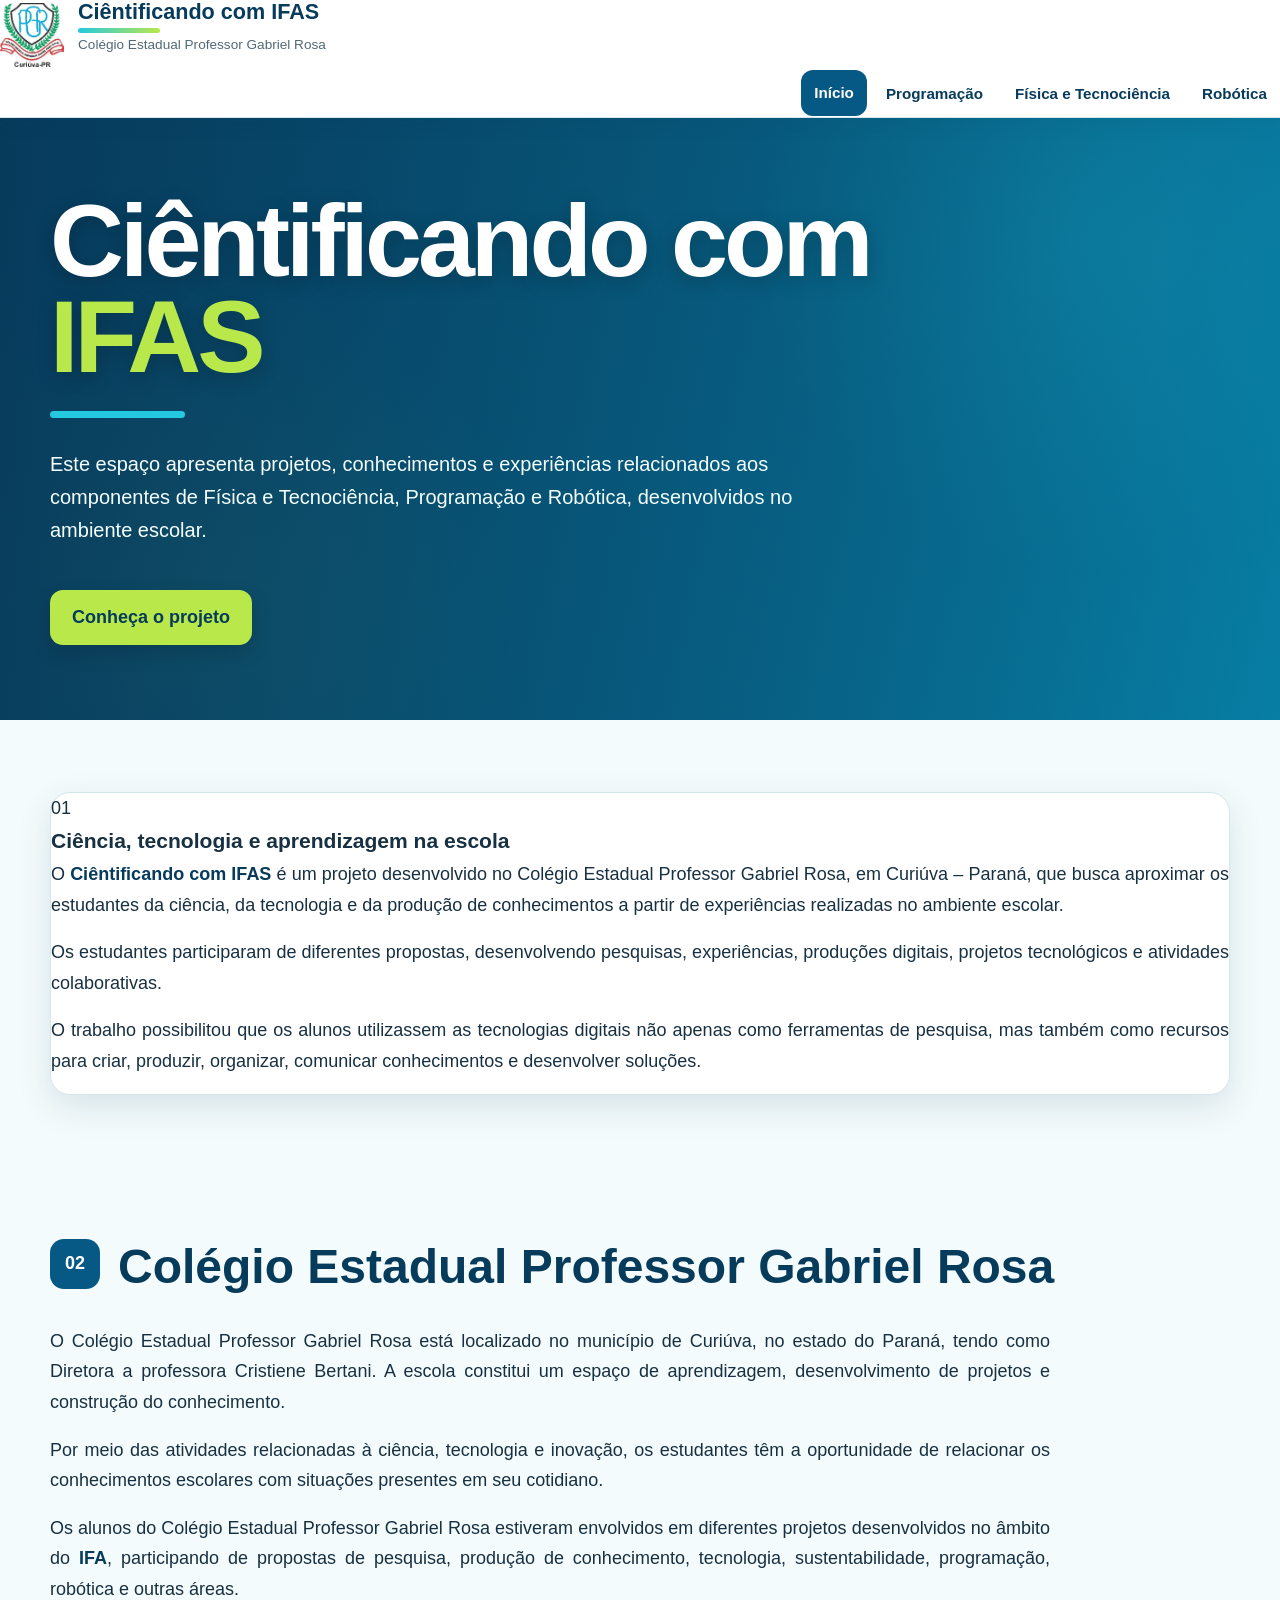
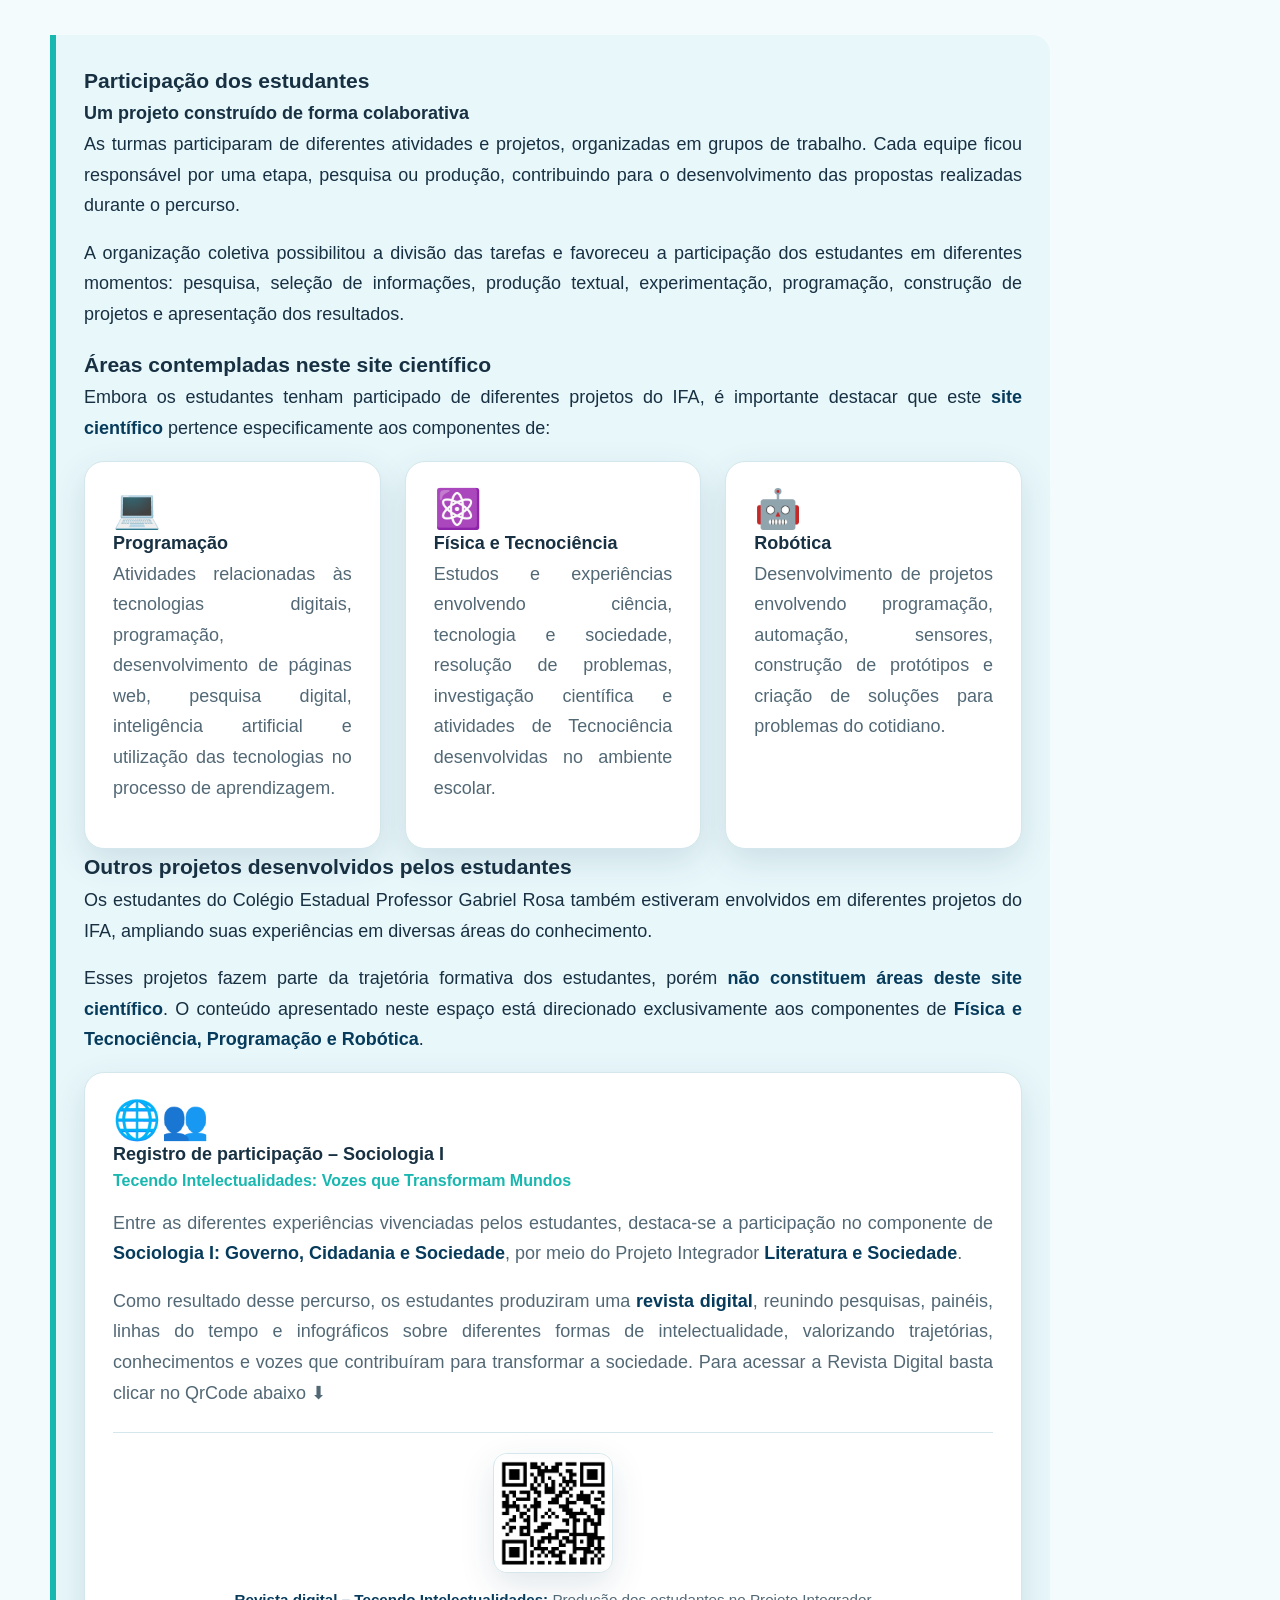
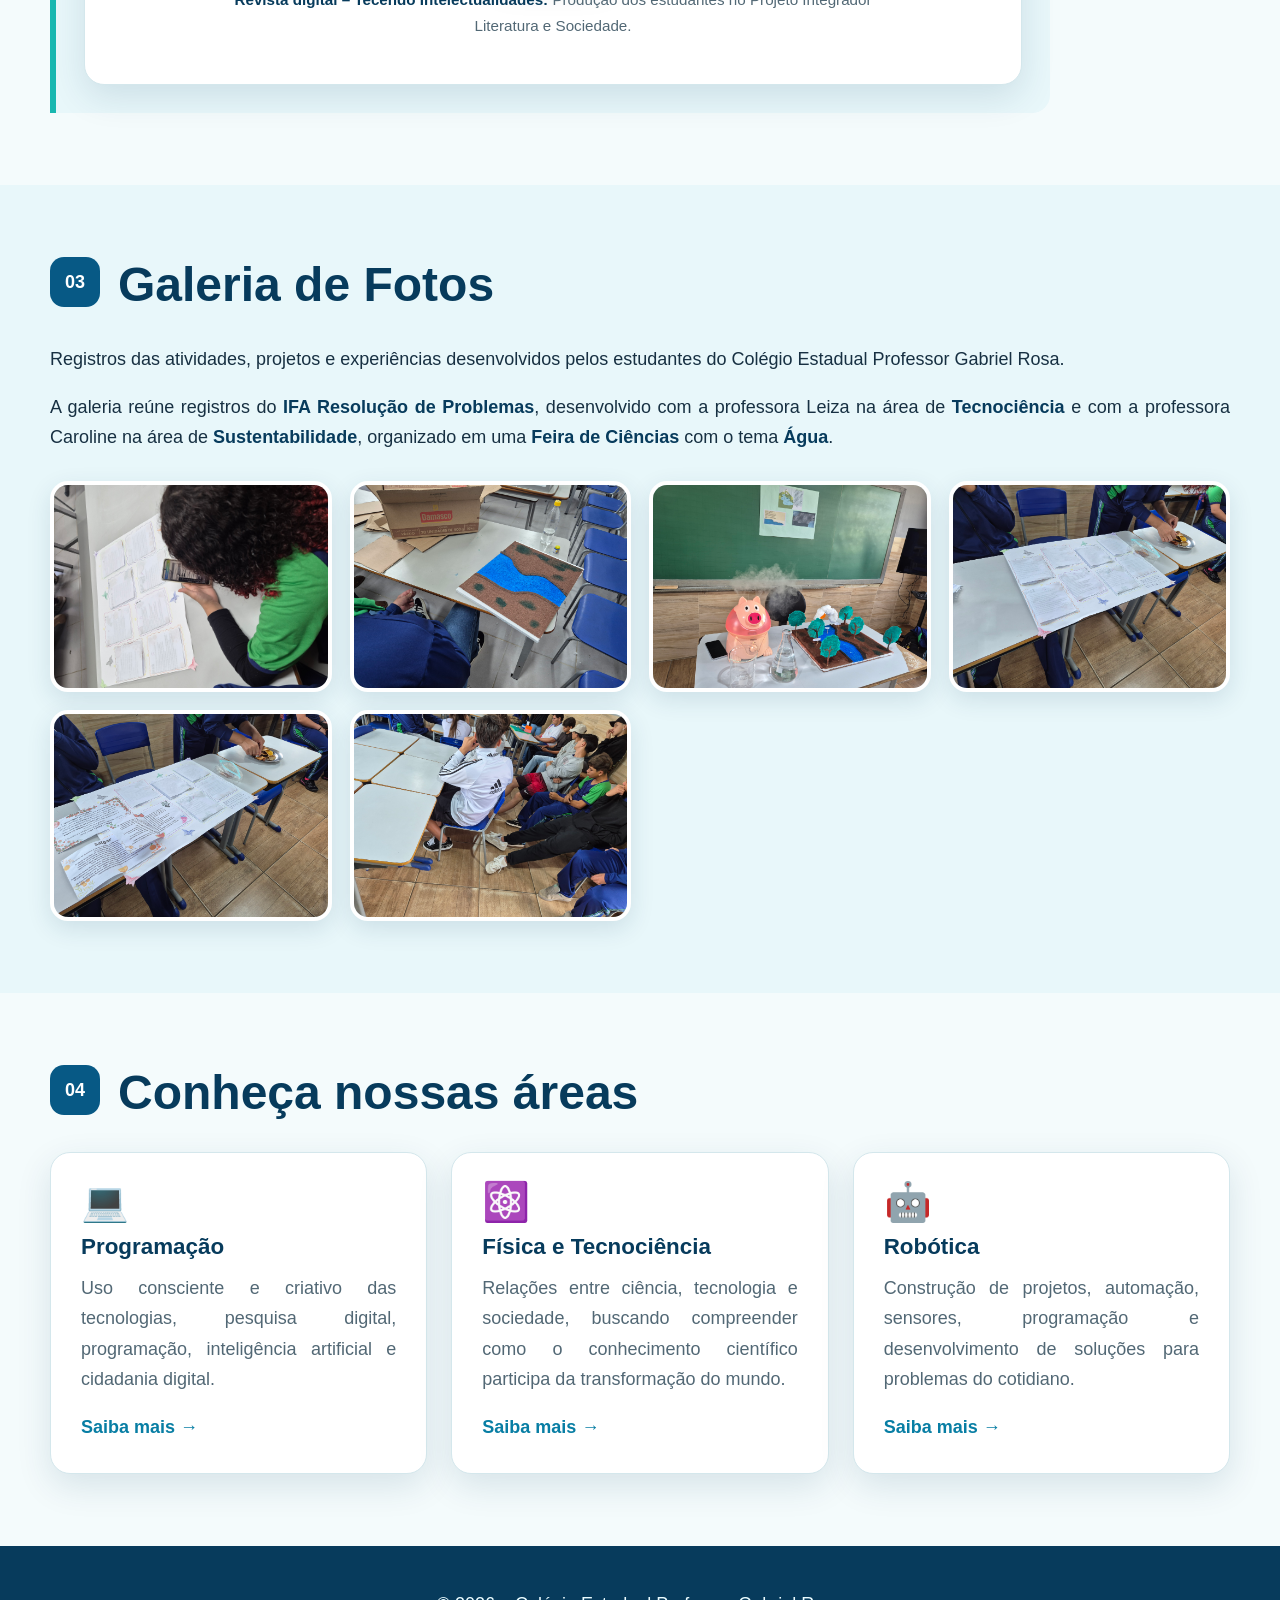
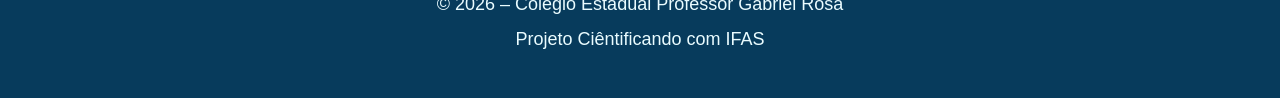
<file: index.html>
<!DOCTYPE html>
<html lang="pt-BR">

<head>

    <meta charset="UTF-8">

    <meta name="viewport" content="width=device-width, initial-scale=1.0">

    <meta name="description"
        content="Ciêntificando com IFAS - Projeto científico do Colégio Estadual Professor Gabriel Rosa, envolvendo Física e Tecnociência, Programação e Robótica.">

    <title>
        Site científico| Colégio Estadual Professor Gabriel Rosa
    </title>

    <link rel="stylesheet" href="style.css">

</head>


<body>

<div class="site-shell">


    <!-- =====================================================
         CABEÇALHO
         ===================================================== -->

    <header class="cabecalho">

        <div class="logo">

            <img src="img/slogan.png.jpg"
                 alt="Logo do projeto Ciêntificando com IFAS">

            <div class="logo-texto">

                <h1>
                    Ciêntificando com IFAS
                </h1>

                <span class="linha-destaque"></span>

                <p>
                    Colégio Estadual Professor Gabriel Rosa
                </p>

            </div>

        </div>


        <!-- MENU MOBILE -->

        <button class="botao-menu"
                id="botaoMenu"
                aria-label="Abrir menu"
                aria-expanded="false">

            ☰

        </button>


        <!-- MENU PRINCIPAL -->

        <nav class="menu"
             id="menuPrincipal"
             aria-label="Menu principal">

            <a href="index.html" class="ativo">
                Início
            </a>

            <a href="educacaodigital.html">
                Programação
            </a>

            <a href="tecnociencia.html">
                Física e Tecnociência
            </a>

            <a href="robotica.html">
                Robótica
            </a>

        </nav>

    </header>



    <!-- =====================================================
         CONTEÚDO PRINCIPAL
         ===================================================== -->

    <main>


        <!-- =================================================
             01 - APRESENTAÇÃO
             ================================================= -->

        <section class="hero">

            <div class="hero-conteudo">

                <h2 class="titulo-principal">

                    Ciêntificando com
                    <br>

                    <span>
                        IFAS
                    </span>

                </h2>


                <p>

                    Este espaço apresenta projetos, conhecimentos e
                    experiências relacionados aos componentes de
                    Física e Tecnociência, Programação e Robótica</strong>,
                    desenvolvidos no ambiente escolar.

                </p>


                <a href="#sobre" class="botao">
                    Conheça o projeto
                </a>

            </div>

        </section>



        <!-- =================================================
             02 - DESTAQUE
             ================================================= -->

        <section class="secao destaque">

            <div class="info-card">

                <div class="info-numero">
                    01
                </div>


                <div>

                    <h3>
                        Ciência, tecnologia e aprendizagem na escola
                    </h3>


                    <p>

                        O <strong>Ciêntificando com IFAS</strong> é um projeto
                        desenvolvido no Colégio Estadual Professor Gabriel Rosa,
                        em Curiúva – Paraná, que busca aproximar os estudantes
                        da ciência, da tecnologia e da produção de conhecimentos
                        a partir de experiências realizadas no ambiente escolar.

                    </p>


                    <p>

                        Os estudantes participaram de diferentes propostas,
                        desenvolvendo pesquisas, experiências, produções digitais,
                        projetos tecnológicos e atividades colaborativas.

                    </p>


                    <p>

                        O trabalho possibilitou que os alunos utilizassem as
                        tecnologias digitais não apenas como ferramentas de
                        pesquisa, mas também como recursos para criar, produzir,
                        organizar, comunicar conhecimentos e desenvolver soluções.

                    </p>

                </div>

            </div>

        </section>



        <!-- =================================================
             03 - SOBRE A ESCOLA
             ================================================= -->

        <section class="secao" id="sobre">


            <div class="titulo-secao">

                <span>
                    02
                </span>

                <h2>
                    Colégio Estadual Professor Gabriel Rosa
                </h2>

            </div>


            <div class="sobre-texto">


                <p>

                    O Colégio Estadual Professor Gabriel Rosa está localizado
                    no município de Curiúva, no estado do Paraná, tendo como
                    Diretora a professora Cristiene Bertani.

                    A escola constitui um espaço de aprendizagem,
                    desenvolvimento de projetos e construção do conhecimento.

                </p>


                <p>

                    Por meio das atividades relacionadas à ciência, tecnologia
                    e inovação, os estudantes têm a oportunidade de relacionar
                    os conhecimentos escolares com situações presentes em
                    seu cotidiano.

                </p>


                <p>

                    Os alunos do Colégio Estadual Professor Gabriel Rosa
                    estiveram envolvidos em diferentes projetos desenvolvidos
                    no âmbito do <strong>IFA</strong>, participando de propostas
                    de pesquisa, produção de conhecimento, tecnologia,
                    sustentabilidade, programação, robótica e outras áreas.

                </p>


                <!-- =================================================
                     PARTICIPAÇÃO DAS TURMAS
                     ================================================= -->

                <div class="participacao">


                    <h3>
                        Participação dos estudantes
                    </h3>


                    <h4>
                        Um projeto construído de forma colaborativa
                    </h4>


                    <p>

                        As turmas participaram de diferentes atividades e
                        projetos, organizadas em grupos de trabalho.

                        Cada equipe ficou responsável por uma etapa,
                        pesquisa ou produção, contribuindo para o desenvolvimento
                        das propostas realizadas durante o percurso.

                    </p>


                    <p>

                        A organização coletiva possibilitou a divisão das tarefas
                        e favoreceu a participação dos estudantes em diferentes
                        momentos: pesquisa, seleção de informações, produção
                        textual, experimentação, programação, construção de
                        projetos e apresentação dos resultados.

                    </p>


                    <!-- =================================================
                         ÁREAS OFICIAIS DO SITE
                         ================================================= -->

                    <h3>
                        Áreas contempladas neste site científico
                    </h3>


                    <p>

                        Embora os estudantes tenham participado de diferentes
                        projetos do IFA, é importante destacar que este
                        <strong>site científico</strong> pertence especificamente
                        aos componentes de:

                    </p>


                    <div class="areas-grupos">


                        <!-- =================================================
                             PROGRAMAÇÃO
                             ================================================= -->

                        <article class="area-grupo">


                            <div class="area-icone">
                                💻
                            </div>


                            <div>

                                <h4>
                                    Programação
                                </h4>


                                <p>

                                    Atividades relacionadas às tecnologias
                                    digitais, programação, desenvolvimento de
                                    páginas web, pesquisa digital, inteligência
                                    artificial e utilização das tecnologias
                                    no processo de aprendizagem.

                                </p>

                            </div>

                        </article>



                        <!-- =================================================
                             FÍSICA E TECNOCIÊNCIA
                             ================================================= -->

                        <article class="area-grupo">


                            <div class="area-icone">
                                ⚛️
                            </div>


                            <div>

                                <h4>
                                    Física e Tecnociência
                                </h4>


                                <p>

                                    Estudos e experiências envolvendo ciência,
                                    tecnologia e sociedade, resolução de
                                    problemas, investigação científica e
                                    atividades de Tecnociência desenvolvidas
                                    no ambiente escolar.

                                </p>

                            </div>

                        </article>



                        <!-- =================================================
                             ROBÓTICA
                             ================================================= -->

                        <article class="area-grupo">


                            <div class="area-icone">
                                🤖
                            </div>


                            <div>

                                <h4>
                                    Robótica
                                </h4>


                                <p>

                                    Desenvolvimento de projetos envolvendo
                                    programação, automação, sensores,
                                    construção de protótipos e criação de
                                    soluções para problemas do cotidiano.

                                </p>

                            </div>

                        </article>


                    </div>


                    <!-- =================================================
                         OBSERVAÇÃO SOBRE OUTROS PROJETOS
                         ================================================= -->

                    <div class="info-projetos">

                        <h3>
                            Outros projetos desenvolvidos pelos estudantes
                        </h3>


                        <p>

                            Os estudantes do Colégio Estadual Professor
                            Gabriel Rosa também estiveram envolvidos em
                            diferentes projetos do IFA, ampliando suas
                            experiências em diversas áreas do conhecimento.

                        </p>


                        <p>

                            Esses projetos fazem parte da trajetória formativa
                            dos estudantes, porém <strong>não constituem áreas
                            deste site científico</strong>. O conteúdo apresentado
                            neste espaço está direcionado exclusivamente aos
                            componentes de <strong>Física e Tecnociência,
                            Programação e Robótica</strong>.

                        </p>

                    </div>



                    <!-- =================================================
                         SOCIOLOGIA I
                         REGISTRO DA REVISTA DIGITAL
                         ================================================= -->

                    <article class="area-grupo area-sociologia">


                        <div class="area-icone"
                             aria-hidden="true">

                            🌐👥

                        </div>


                        <div class="area-grupo-conteudo">


                            <h4>
                                Registro de participação – Sociologia I
                            </h4>


                            <h5>
                                Tecendo Intelectualidades:
                                Vozes que Transformam Mundos
                            </h5>


                            <p>

                                Entre as diferentes experiências vivenciadas
                                pelos estudantes, destaca-se a participação
                                no componente de
                                <strong>Sociologia I: Governo, Cidadania e
                                Sociedade</strong>, por meio do Projeto Integrador
                                <strong>Literatura e Sociedade</strong>.

                            </p>


                            <p>

                                Como resultado desse percurso, os estudantes
                                produziram uma <strong>revista digital</strong>,
                                reunindo pesquisas, painéis, linhas do tempo e
                                infográficos sobre diferentes formas de
                                intelectualidade, valorizando trajetórias,
                                conhecimentos e vozes que contribuíram para
                                transformar a sociedade. 
                                Para acessar a Revista Digital basta clicar no QrCode abaixo ⬇

                            </p>


                            <!-- REVISTA -->

                            <div class="revista-digital">


                                <img src="img/qrcode.png"
                                     alt="Revista digital Tecendo Intelectualidades: Vozes que Transformam Mundos">


                                <p class="legenda-revista">

                                    <strong>
                                        Revista digital –
                                        Tecendo Intelectualidades:
                                    </strong>

                                    Produção dos estudantes no Projeto
                                    Integrador Literatura e Sociedade.

                                </p>


                            </div>



                        </div>

                    </article>


                </div>

            </div>

        </section>



     <section class="secao secao-azul galeria">

    <div class="titulo-secao">
        <span>03</span>

        <h2>Galeria de Fotos</h2>
    </div>

    <div class="descricao-galeria">
        <p>
            Registros das atividades, projetos e experiências
            desenvolvidos pelos estudantes do Colégio Estadual
            Professor Gabriel Rosa.
        </p>

        <p>
             A galeria reúne registros do
                        <strong>IFA Resolução de Problemas</strong>,
                        desenvolvido com a professora Leiza na área de
                        <strong>Tecnociência</strong> e com a
                        professora Caroline na área de
                        <strong>Sustentabilidade</strong>, organizado em uma
                        <strong>Feira de Ciências</strong> com o tema
                        <strong>Água</strong>.
        </p>
    </div>

    <div class="galeria-grid">

        <figure class="foto-item">
            <img src="img/20260817_081041.jpg"
                 alt="Estudantes participando de atividade científica">
            <figcaption>
                Atividade científica e trabalho em equipe
            </figcaption>
        </figure>

        <figure class="foto-item">
            <img src="img/20260817_081111.jpg"
                 alt="Estudantes durante atividade do projeto">
            <figcaption>
                Participação dos estudantes no projeto
            </figcaption>
        </figure>

        <figure class="foto-item">
            <img src="img/20260820_080458.jpg"
                 alt="Registro da Feira de Ciências">
            <figcaption>
                Feira de Ciências
            </figcaption>
        </figure>

        <figure class="foto-item">
            <img src="img/20260820_080503.jpg"
                 alt="Estudantes apresentando projeto">
            <figcaption>
                Apresentação dos projetos
            </figcaption>
        </figure>

        <figure class="foto-item">
            <img src="img/20260820_080512.jpg"
                 alt="Atividade prática desenvolvida pelos estudantes">
            <figcaption>
                Atividade prática e investigação
            </figcaption>
        </figure>

        <figure class="foto-item">
            <img src="img/20260820_081515.jpg"
                 alt="Registro dos estudantes durante o projeto">
            <figcaption>
                Experiências e aprendizagem
            </figcaption>
        </figure>

    </div>

   <!--<div class="foto-legenda">
        <h3>Ciêntificando com IFAS</h3>
        <p>
            
        </p>
    </div>-->

</section>



        <!-- =================================================
             05 - ÁREAS DO PROJETO
             ================================================= -->

        <section class="secao">


            <div class="titulo-secao">


                <span>
                    04
                </span>


                <h2>
                    Conheça nossas áreas
                </h2>

            </div>



            <div class="cards">


                <!-- =================================================
                     PROGRAMAÇÃO
                     ================================================= -->

                <article>


                    <div class="card-icone">
                        💻
                    </div>


                    <h3>
                        Programação
                    </h3>


                    <p>

                        Uso consciente e criativo das tecnologias,
                        pesquisa digital, programação, inteligência
                        artificial e cidadania digital.

                    </p>


                    <a href="educacaodigital.html">
                        Saiba mais →
                    </a>

                </article>



                <!-- =================================================
                     FÍSICA E TECNOCIÊNCIA
                     ================================================= -->

                <article>


                    <div class="card-icone">
                        ⚛️
                    </div>


                    <h3>
                        Física e Tecnociência
                    </h3>


                    <p>

                        Relações entre ciência, tecnologia e sociedade,
                        buscando compreender como o conhecimento científico
                        participa da transformação do mundo.

                    </p>


                    <a href="tecnociencia.html">
                        Saiba mais →
                    </a>

                </article>



                <!-- =================================================
                     ROBÓTICA
                     ================================================= -->

                <article>


                    <div class="card-icone">
                        🤖
                    </div>


                    <h3>
                        Robótica
                    </h3>


                    <p>

                        Construção de projetos, automação, sensores,
                        programação e desenvolvimento de soluções
                        para problemas do cotidiano.

                    </p>


                    <a href="robotica.html">
                        Saiba mais →
                    </a>

                </article>


            </div>

        </section>


    </main>



    <!-- =====================================================
         RODAPÉ
         ===================================================== -->

    <footer class="rodape">


        <p>
            © 2026 – Colégio Estadual Professor Gabriel Rosa
        </p>


        <p>
            Projeto Ciêntificando com IFAS
        </p>


    </footer>


</div>



<!-- =====================================================
     JAVASCRIPT
     ===================================================== -->

<script src="script.js"></script>

</body>

</html>
</file>
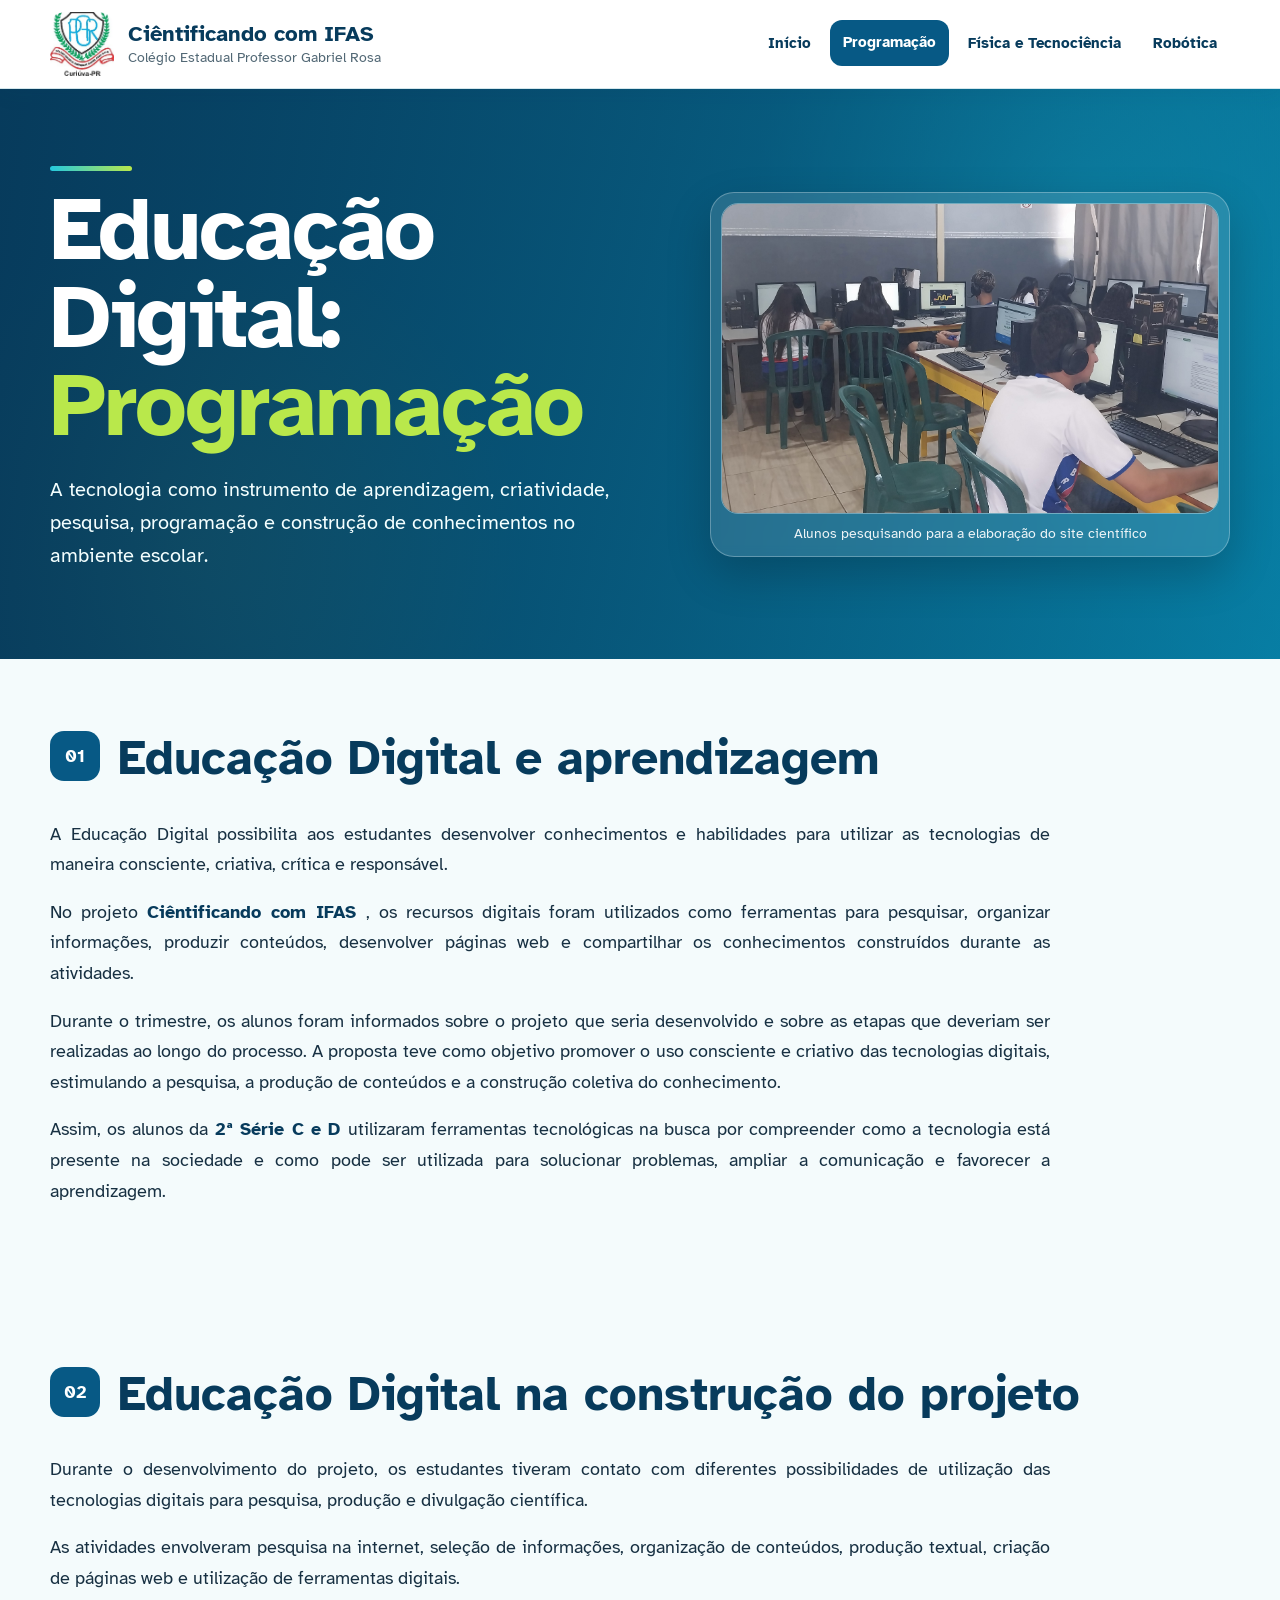
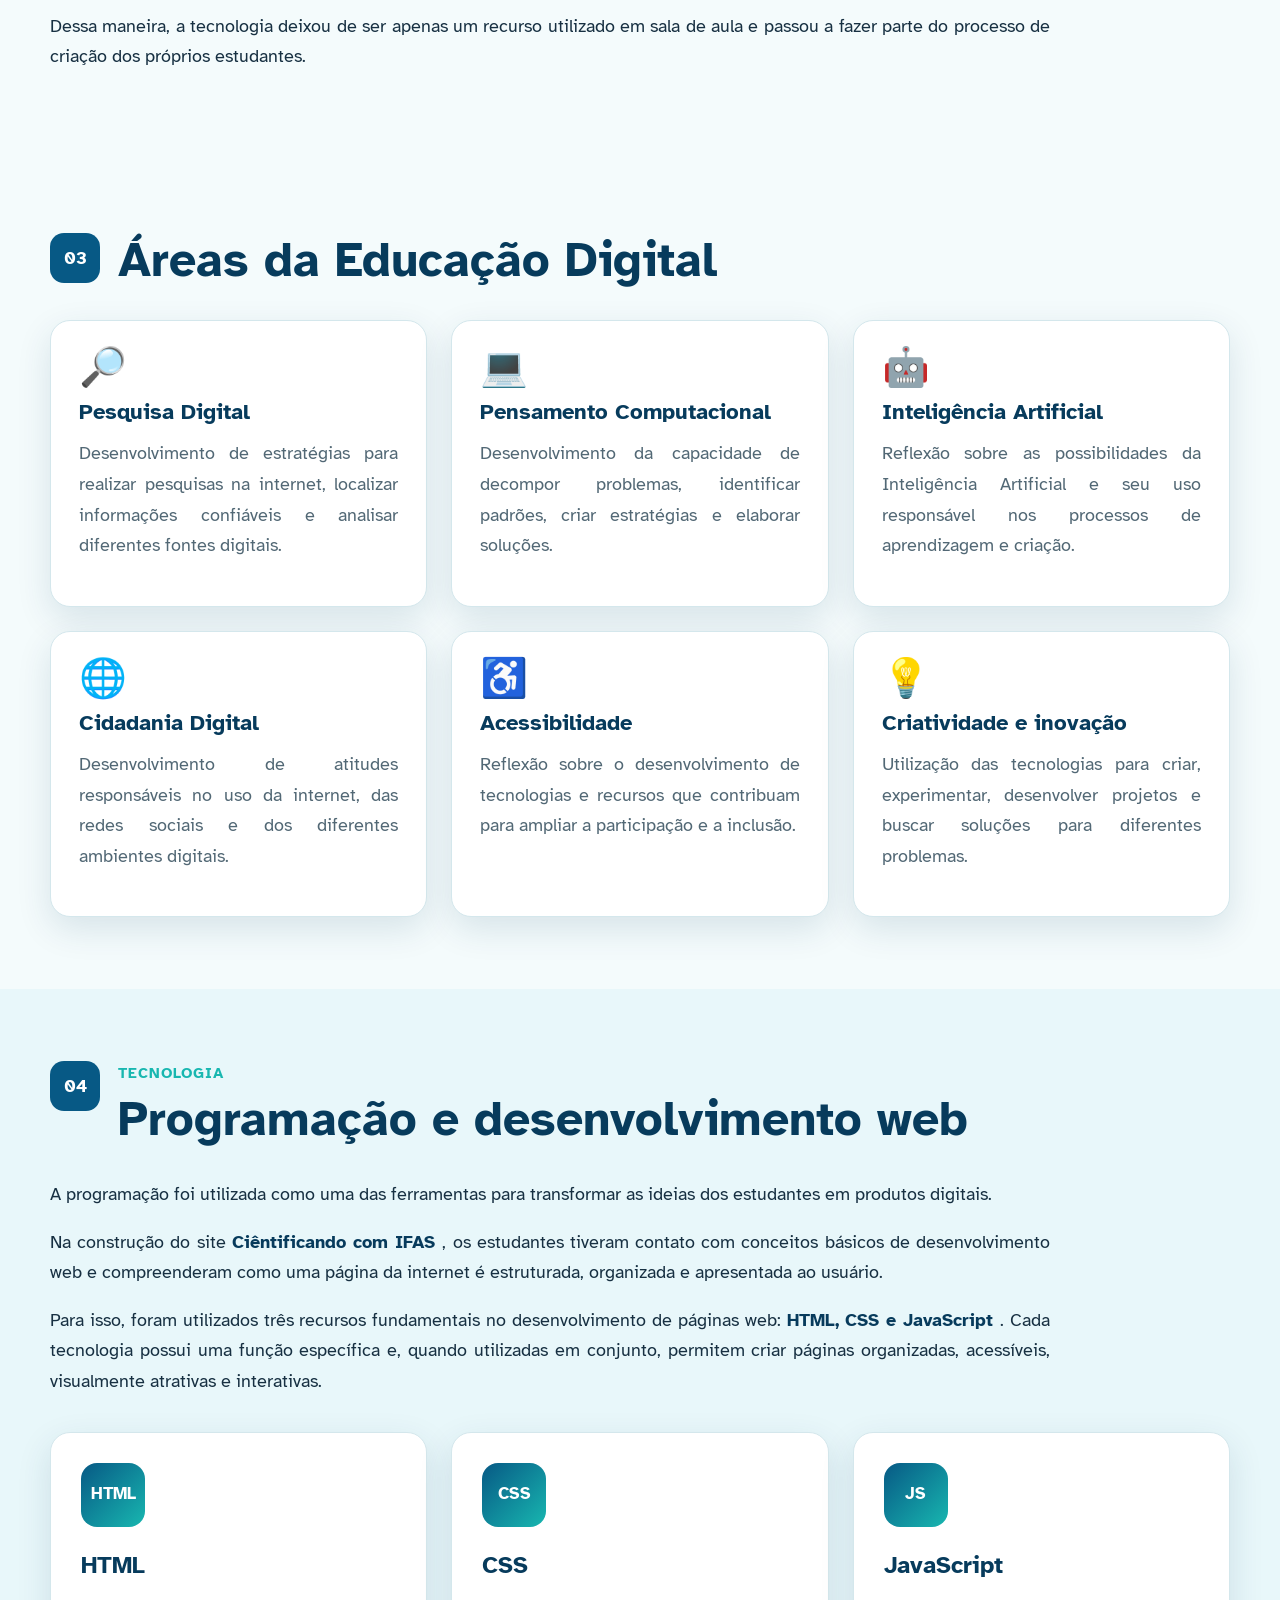
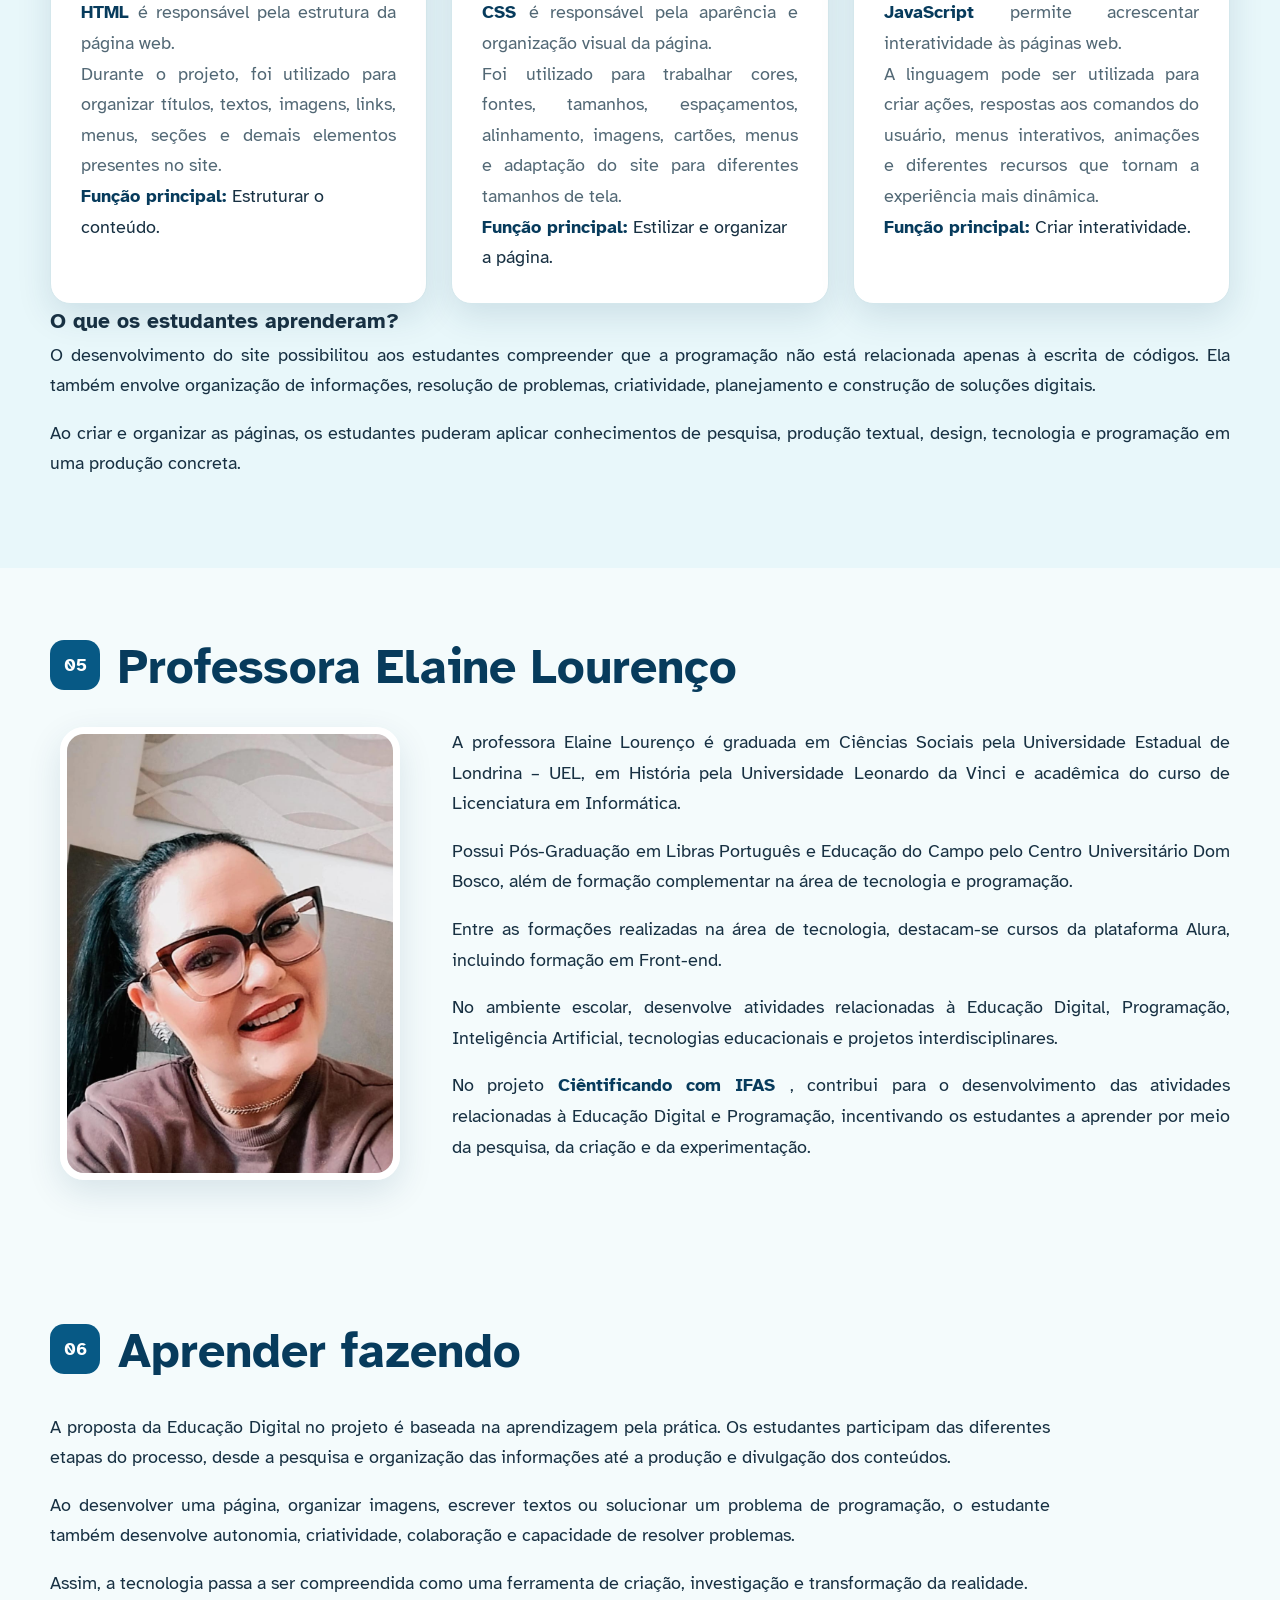
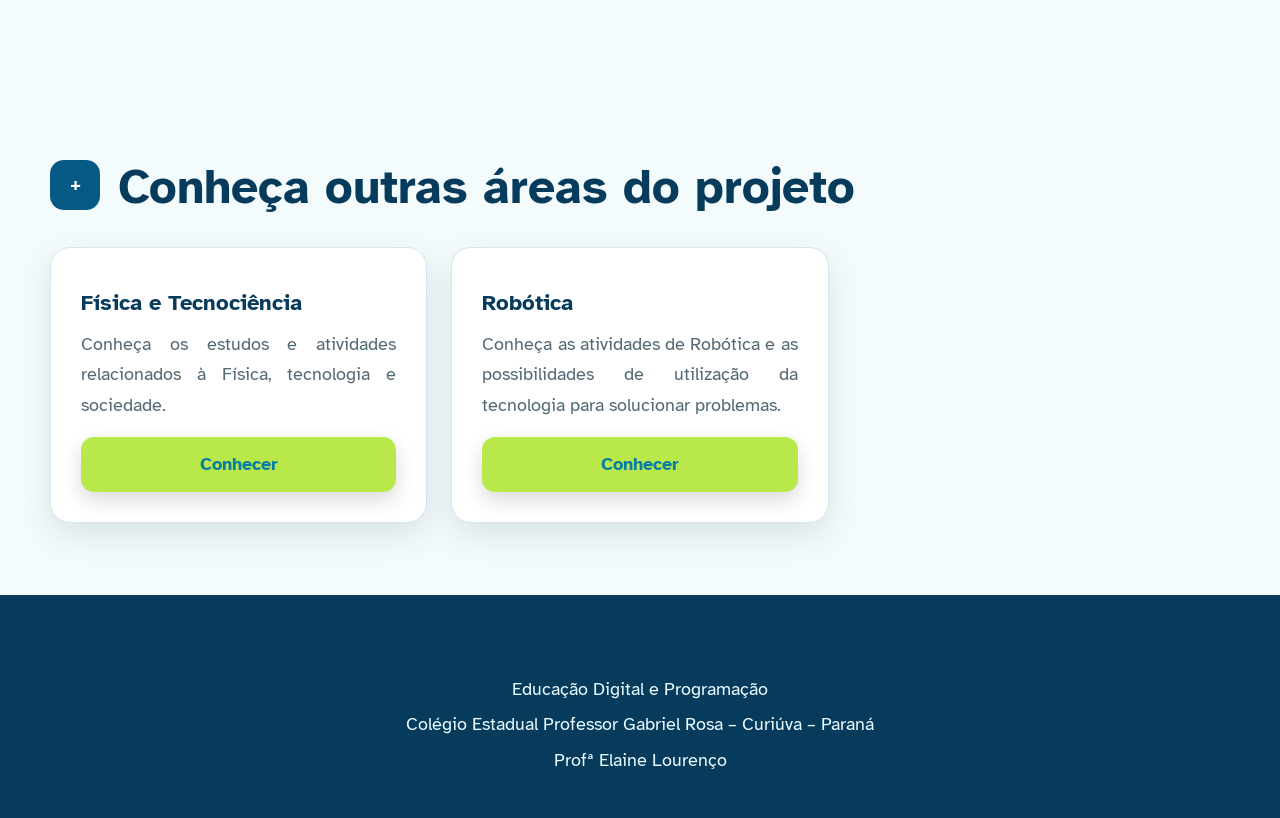
<file: educacaodigital.html>
<!DOCTYPE html>
<html lang="pt-BR">

<head>

    <meta charset="UTF-8">

    <meta name="viewport"
          content="width=device-width, initial-scale=1.0">

    <meta name="description"
          content="Educação Digital e Programação - Ciêntificando com IFAS - Colégio Estadual Professor Gabriel Rosa.">

    <title>
        Educação Digital: Programação | Ciêntificando com IFAS
    </title>

    <!-- =====================================================
         FONTES
         ===================================================== -->

    <link rel="preconnect"
          href="https://fonts.googleapis.com">

    <link rel="preconnect"
          href="https://fonts.gstatic.com"
          crossorigin>

    <link href="https://fonts.googleapis.com/css2?family=Atkinson+Hyperlegible:wght@400;700&display=swap"
          rel="stylesheet">


    <!-- =====================================================
         CSS
         ===================================================== -->

    <link rel="stylesheet"
          href="style.css">

</head>


<body>

<div class="site-shell">


    <!-- =====================================================
         CABEÇALHO
         ===================================================== -->

    <header>

        <div class="header-conteudo">


            <!-- =================================================
                 LOGO
                 ================================================= -->

            <a href="index.html"
               class="logo"
               aria-label="Página inicial Ciêntificando com IFAS">

                <img
                    src="img/slogan.png.jpg"
                    alt="Logo Ciêntificando com IFAS">

                <div class="logo-texto">

                    <strong>
                        Ciêntificando com IFAS
                    </strong>

                    <span>
                        Colégio Estadual Professor Gabriel Rosa
                    </span>

                </div>

            </a>


            <!-- =================================================
                 BOTÃO DO MENU MOBILE
                 ================================================= -->

            <button
                class="botao-menu"
                id="botaoMenu"
                type="button"
                aria-label="Abrir menu"
                aria-expanded="false"
                aria-controls="menuPrincipal">

                ☰

            </button>


            <!-- =================================================
                 MENU PRINCIPAL
                 ================================================= -->

            <nav
                class="menu"
                id="menuPrincipal"
                aria-label="Menu principal">

                <a href="index.html">
                    Início
                </a>

                <a
                    href="educacaodigital.html"
                    class="ativo"
                    aria-current="page">

                    Programação

                </a>

                <a href="tecnociencia.html">
                    Física e Tecnociência
                </a>

                <a href="robotica.html">
                    Robótica
                </a>

            </nav>

        </div>

    </header>



    <!-- =====================================================
         CONTEÚDO PRINCIPAL
         ===================================================== -->

    <main>


        <!-- =================================================
             HERO — ABERTURA DA PÁGINA
             ================================================= -->

        <section class="hero hero-pagina">

            <div class="hero-pagina-grid">


                <!-- =================================================
                     TEXTO DE ABERTURA
                     ================================================= -->

                <div class="hero-pagina-texto">

                    <div class="linha-destaque"></div>

                    <h1>

                        Educação Digital:

                        <br>

                        <span>
                            Programação
                        </span>

                    </h1>


                    <p>

                        A tecnologia como instrumento de aprendizagem,
                        criatividade, pesquisa, programação e construção
                        de conhecimentos no ambiente escolar.

                    </p>

                </div>



                <!-- =================================================
                     FOTO DE DESTAQUE
                     ================================================= -->

                <figure class="hero-imagem-destaque">

                    <img
                        src="img/20260330_105639.jpg"
                        alt="Alunos pesquisando para elaborar o site científico">

                    <figcaption>

                        Alunos pesquisando para a elaboração
                        do site científico

                    </figcaption>

                </figure>

            </div>

        </section>



        <!-- =================================================
             SEÇÃO 01
             ================================================= -->

        <section class="secao">


            <div class="titulo-secao">

                <span>
                    01
                </span>

                <h2>
                    Educação Digital e aprendizagem
                </h2>

            </div>


            <div class="sobre-texto">


                <p>

                    A Educação Digital possibilita aos estudantes
                    desenvolver conhecimentos e habilidades para
                    utilizar as tecnologias de maneira consciente,
                    criativa, crítica e responsável.

                </p>


                <p>

                    No projeto
                    <strong>
                        Ciêntificando com IFAS
                    </strong>,
                    os recursos digitais foram utilizados como
                    ferramentas para pesquisar, organizar informações,
                    produzir conteúdos, desenvolver páginas web e
                    compartilhar os conhecimentos construídos durante
                    as atividades.

                </p>


                <p>

                    Durante o trimestre, os alunos foram informados
                    sobre o projeto que seria desenvolvido e sobre
                    as etapas que deveriam ser realizadas ao longo
                    do processo.

                    A proposta teve como objetivo promover o uso
                    consciente e criativo das tecnologias digitais,
                    estimulando a pesquisa, a produção de conteúdos
                    e a construção coletiva do conhecimento.

                </p>


                <p>

                    Assim, os alunos da
                    <strong>
                        2ª Série C e D
                    </strong>
                    utilizaram ferramentas tecnológicas na busca
                    por compreender como a tecnologia está presente
                    na sociedade e como pode ser utilizada para
                    solucionar problemas, ampliar a comunicação e
                    favorecer a aprendizagem.

                </p>

            </div>

        </section>



        <!-- =================================================
             SEÇÃO 02
             ================================================= -->

        <section class="secao">


            <div class="titulo-secao">

                <span>
                    02
                </span>

                <h2>
                    Educação Digital na construção do projeto
                </h2>

            </div>


            <div class="sobre-texto">


                <p>

                    Durante o desenvolvimento do projeto,
                    os estudantes tiveram contato com diferentes
                    possibilidades de utilização das tecnologias
                    digitais para pesquisa, produção e divulgação
                    científica.

                </p>


                <p>

                    As atividades envolveram pesquisa na internet,
                    seleção de informações, organização de conteúdos,
                    produção textual, criação de páginas web e
                    utilização de ferramentas digitais.

                </p>


                <p>

                    Dessa maneira, a tecnologia deixou de ser apenas
                    um recurso utilizado em sala de aula e passou a
                    fazer parte do processo de criação dos próprios
                    estudantes.

                </p>

            </div>

        </section>



        <!-- =================================================
             SEÇÃO 03
             ================================================= -->

        <section class="secao">


            <div class="titulo-secao">

                <span>
                    03
                </span>

                <h2>
                    Áreas da Educação Digital
                </h2>

            </div>


            <div class="info-grid">


                <!-- =================================================
                     PESQUISA DIGITAL
                     ================================================= -->

                <article class="info-card">

                    <span class="icone-grande">
                        🔎
                    </span>

                    <h3>
                        Pesquisa Digital
                    </h3>

                    <p>

                        Desenvolvimento de estratégias para
                        realizar pesquisas na internet, localizar
                        informações confiáveis e analisar diferentes
                        fontes digitais.

                    </p>

                </article>



                <!-- =================================================
                     PENSAMENTO COMPUTACIONAL
                     ================================================= -->

                <article class="info-card">

                    <span class="icone-grande">
                        💻
                    </span>

                    <h3>
                        Pensamento Computacional
                    </h3>

                    <p>

                        Desenvolvimento da capacidade de decompor
                        problemas, identificar padrões, criar
                        estratégias e elaborar soluções.

                    </p>

                </article>



                <!-- =================================================
                     INTELIGÊNCIA ARTIFICIAL
                     ================================================= -->

                <article class="info-card">

                    <span class="icone-grande">
                        🤖
                    </span>

                    <h3>
                        Inteligência Artificial
                    </h3>

                    <p>

                        Reflexão sobre as possibilidades da
                        Inteligência Artificial e seu uso responsável
                        nos processos de aprendizagem e criação.

                    </p>

                </article>



                <!-- =================================================
                     CIDADANIA DIGITAL
                     ================================================= -->

                <article class="info-card">

                    <span class="icone-grande">
                        🌐
                    </span>

                    <h3>
                        Cidadania Digital
                    </h3>

                    <p>

                        Desenvolvimento de atitudes responsáveis
                        no uso da internet, das redes sociais e
                        dos diferentes ambientes digitais.

                    </p>

                </article>



                <!-- =================================================
                     ACESSIBILIDADE
                     ================================================= -->

                <article class="info-card">

                    <span class="icone-grande">
                        ♿
                    </span>

                    <h3>
                        Acessibilidade
                    </h3>

                    <p>

                        Reflexão sobre o desenvolvimento de
                        tecnologias e recursos que contribuam
                        para ampliar a participação e a inclusão.

                    </p>

                </article>



                <!-- =================================================
                     CRIATIVIDADE E INOVAÇÃO
                     ================================================= -->

                <article class="info-card">

                    <span class="icone-grande">
                        💡
                    </span>

                    <h3>
                        Criatividade e inovação
                    </h3>

                    <p>

                        Utilização das tecnologias para criar,
                        experimentar, desenvolver projetos e
                        buscar soluções para diferentes problemas.

                    </p>

                </article>

            </div>

        </section>



        <!-- =====================================================
             SEÇÃO 04 — PROGRAMAÇÃO E DESENVOLVIMENTO WEB
             ===================================================== -->

        <section class="secao secao-azul">


            <!-- =================================================
                 TÍTULO DA SEÇÃO
                 ================================================= -->

            <div class="titulo-secao">

                <span>
                    04
                </span>

                <div>

                    <small>
                        TECNOLOGIA
                    </small>

                    <h2>
                        Programação e desenvolvimento web
                    </h2>

                </div>

            </div>



            <!-- =================================================
                 INTRODUÇÃO
                 ================================================= -->

            <div class="programacao-introducao">


                <p>

                    A programação foi utilizada como uma das
                    ferramentas para transformar as ideias dos
                    estudantes em produtos digitais.

                </p>


                <p>

                    Na construção do site
                    <strong>
                        Ciêntificando com IFAS
                    </strong>,
                    os estudantes tiveram contato com conceitos
                    básicos de desenvolvimento web e compreenderam
                    como uma página da internet é estruturada,
                    organizada e apresentada ao usuário.

                </p>


                <p>

                    Para isso, foram utilizados três recursos
                    fundamentais no desenvolvimento de páginas web:
                    <strong>
                        HTML, CSS e JavaScript
                    </strong>.

                    Cada tecnologia possui uma função específica
                    e, quando utilizadas em conjunto, permitem
                    criar páginas organizadas, acessíveis,
                    visualmente atrativas e interativas.

                </p>

            </div>



            <!-- =================================================
                 CARDS DE HTML, CSS E JAVASCRIPT
                 ================================================= -->

            <div class="programacao-grid">


                <!-- =================================================
                     HTML
                     ================================================= -->

                <article class="programacao-card">


                    <div class="codigo-icone">
                        HTML
                    </div>


                    <div class="programacao-card-conteudo">


                        <h3>
                            HTML
                        </h3>


                        <p>

                            <strong>
                                HTML
                            </strong>
                            é responsável pela estrutura
                            da página web.

                        </p>


                        <p>

                            Durante o projeto, foi utilizado
                            para organizar títulos, textos,
                            imagens, links, menus, seções e
                            demais elementos presentes no site.

                        </p>


                        <div class="programacao-funcao">

                            <strong>
                                Função principal:
                            </strong>

                            <span>
                                Estruturar o conteúdo.
                            </span>

                        </div>

                    </div>

                </article>



                <!-- =================================================
                     CSS
                     ================================================= -->

                <article class="programacao-card">


                    <div class="codigo-icone">
                        CSS
                    </div>


                    <div class="programacao-card-conteudo">


                        <h3>
                            CSS
                        </h3>


                        <p>

                            <strong>
                                CSS
                            </strong>
                            é responsável pela aparência
                            e organização visual da página.

                        </p>


                        <p>

                            Foi utilizado para trabalhar cores,
                            fontes, tamanhos, espaçamentos,
                            alinhamento, imagens, cartões,
                            menus e adaptação do site para
                            diferentes tamanhos de tela.

                        </p>


                        <div class="programacao-funcao">

                            <strong>
                                Função principal:
                            </strong>

                            <span>
                                Estilizar e organizar a página.
                            </span>

                        </div>

                    </div>

                </article>



                <!-- =================================================
                     JAVASCRIPT
                     ================================================= -->

                <article class="programacao-card">


                    <div class="codigo-icone">
                        JS
                    </div>


                    <div class="programacao-card-conteudo">


                        <h3>
                            JavaScript
                        </h3>


                        <p>

                            <strong>
                                JavaScript
                            </strong>
                            permite acrescentar interatividade
                            às páginas web.

                        </p>


                        <p>

                            A linguagem pode ser utilizada para
                            criar ações, respostas aos comandos
                            do usuário, menus interativos,
                            animações e diferentes recursos que
                            tornam a experiência mais dinâmica.

                        </p>


                        <div class="programacao-funcao">

                            <strong>
                                Função principal:
                            </strong>

                            <span>
                                Criar interatividade.
                            </span>

                        </div>

                    </div>

                </article>

            </div>



            <!-- =================================================
                 BLOCO — APRENDIZAGEM
                 ================================================= -->

            <div class="programacao-aprendizagem">


                <h3>
                    O que os estudantes aprenderam?
                </h3>


                <p>

                    O desenvolvimento do site possibilitou aos
                    estudantes compreender que a programação não
                    está relacionada apenas à escrita de códigos.
                    Ela também envolve organização de informações,
                    resolução de problemas, criatividade,
                    planejamento e construção de soluções digitais.

                </p>


                <p>

                    Ao criar e organizar as páginas, os estudantes
                    puderam aplicar conhecimentos de pesquisa,
                    produção textual, design, tecnologia e
                    programação em uma produção concreta.

                </p>

            </div>

        </section>



        <!-- =================================================
             SEÇÃO 05 — PROFESSORA
             ================================================= -->

        <section class="secao">


            <div class="titulo-secao">

                <span>
                    05
                </span>

                <h2>
                    Professora Elaine Lourenço
                </h2>

            </div>



            <div class="perfil-professora">


                <!-- =================================================
                     FOTO
                     ================================================= -->

                <div class="foto-professora">

                    <img
                        src="img/nane.jpeg"
                        alt="Professora Elaine Lourenço"
                        class="imagem-professora">

                </div>



                <!-- =================================================
                     TEXTO
                     ================================================= -->

                <div class="texto-professora">


                    <p>

                        A professora Elaine Lourenço é graduada
                        em Ciências Sociais pela Universidade
                        Estadual de Londrina – UEL, em História
                        pela Universidade Leonardo da Vinci e
                        acadêmica do curso de Licenciatura em
                        Informática.

                    </p>


                    <p>

                        Possui Pós-Graduação em Libras Português
                        e Educação do Campo pelo Centro Universitário
                        Dom Bosco, além de formação complementar
                        na área de tecnologia e programação.

                    </p>


                    <p>

                        Entre as formações realizadas na área de
                        tecnologia, destacam-se cursos da plataforma
                        Alura, incluindo formação em Front-end.

                    </p>


                    <p>

                        No ambiente escolar, desenvolve atividades
                        relacionadas à Educação Digital, Programação,
                        Inteligência Artificial, tecnologias
                        educacionais e projetos interdisciplinares.

                    </p>


                    <p>

                        No projeto
                        <strong>
                            Ciêntificando com IFAS
                        </strong>,
                        contribui para o desenvolvimento das atividades
                        relacionadas à Educação Digital e Programação,
                        incentivando os estudantes a aprender por meio
                        da pesquisa, da criação e da experimentação.

                    </p>

                </div>

            </div>

        </section>



        <!-- =================================================
             SEÇÃO 06 — APRENDER FAZENDO
             ================================================= -->

        <section class="secao">


            <div class="titulo-secao">

                <span>
                    06
                </span>

                <h2>
                    Aprender fazendo
                </h2>

            </div>


            <div class="sobre-texto">


                <p>

                    A proposta da Educação Digital no projeto é
                    baseada na aprendizagem pela prática.
                    Os estudantes participam das diferentes etapas
                    do processo, desde a pesquisa e organização
                    das informações até a produção e divulgação
                    dos conteúdos.

                </p>


                <p>

                    Ao desenvolver uma página, organizar imagens,
                    escrever textos ou solucionar um problema de
                    programação, o estudante também desenvolve
                    autonomia, criatividade, colaboração e
                    capacidade de resolver problemas.

                </p>


                <p>

                    Assim, a tecnologia passa a ser compreendida
                    como uma ferramenta de criação, investigação
                    e transformação da realidade.

                </p>

            </div>

        </section>



        <!-- =================================================
             OUTRAS ÁREAS DO PROJETO
             ================================================= -->

        <section class="secao">


            <div class="titulo-secao">

                <span>
                    +
                </span>

                <h2>
                    Conheça outras áreas do projeto
                </h2>

            </div>


            <div class="cards">


                <!-- =================================================
                     FÍSICA E TECNOCIÊNCIA
                     ================================================= -->

                <article>

                    <h3>
                        Física e Tecnociência
                    </h3>

                    <p>

                        Conheça os estudos e atividades relacionados
                        à Física, tecnologia e sociedade.

                    </p>


                    <a
                        href="tecnociencia.html"
                        class="botao">

                        Conhecer

                    </a>

                </article>


                <!-- =================================================
                     ROBÓTICA
                     ================================================= -->

                <article>

                    <h3>
                        Robótica
                    </h3>

                    <p>

                        Conheça as atividades de Robótica e as
                        possibilidades de utilização da tecnologia
                        para solucionar problemas.

                    </p>


                    <a
                        href="robotica.html"
                        class="botao">

                        Conhecer

                    </a>

                </article>

            </div>

        </section>

    </main>



    <!-- =====================================================
         RODAPÉ
         ===================================================== -->

    <footer>

        <div class="footer-conteudo">


            <p>

                <strong>
                    Ciêntificando com IFAS
                </strong>

            </p>


            <p>
                Educação Digital e Programação
            </p>


            <p>

                Colégio Estadual Professor Gabriel Rosa
                – Curiúva – Paraná

            </p>


            <p>
                Profª Elaine Lourenço
            </p>

        </div>

    </footer>


</div>



<!-- =====================================================
     JAVASCRIPT
     ===================================================== -->

<script src="script.js"></script>

</body>

</html>
</file>
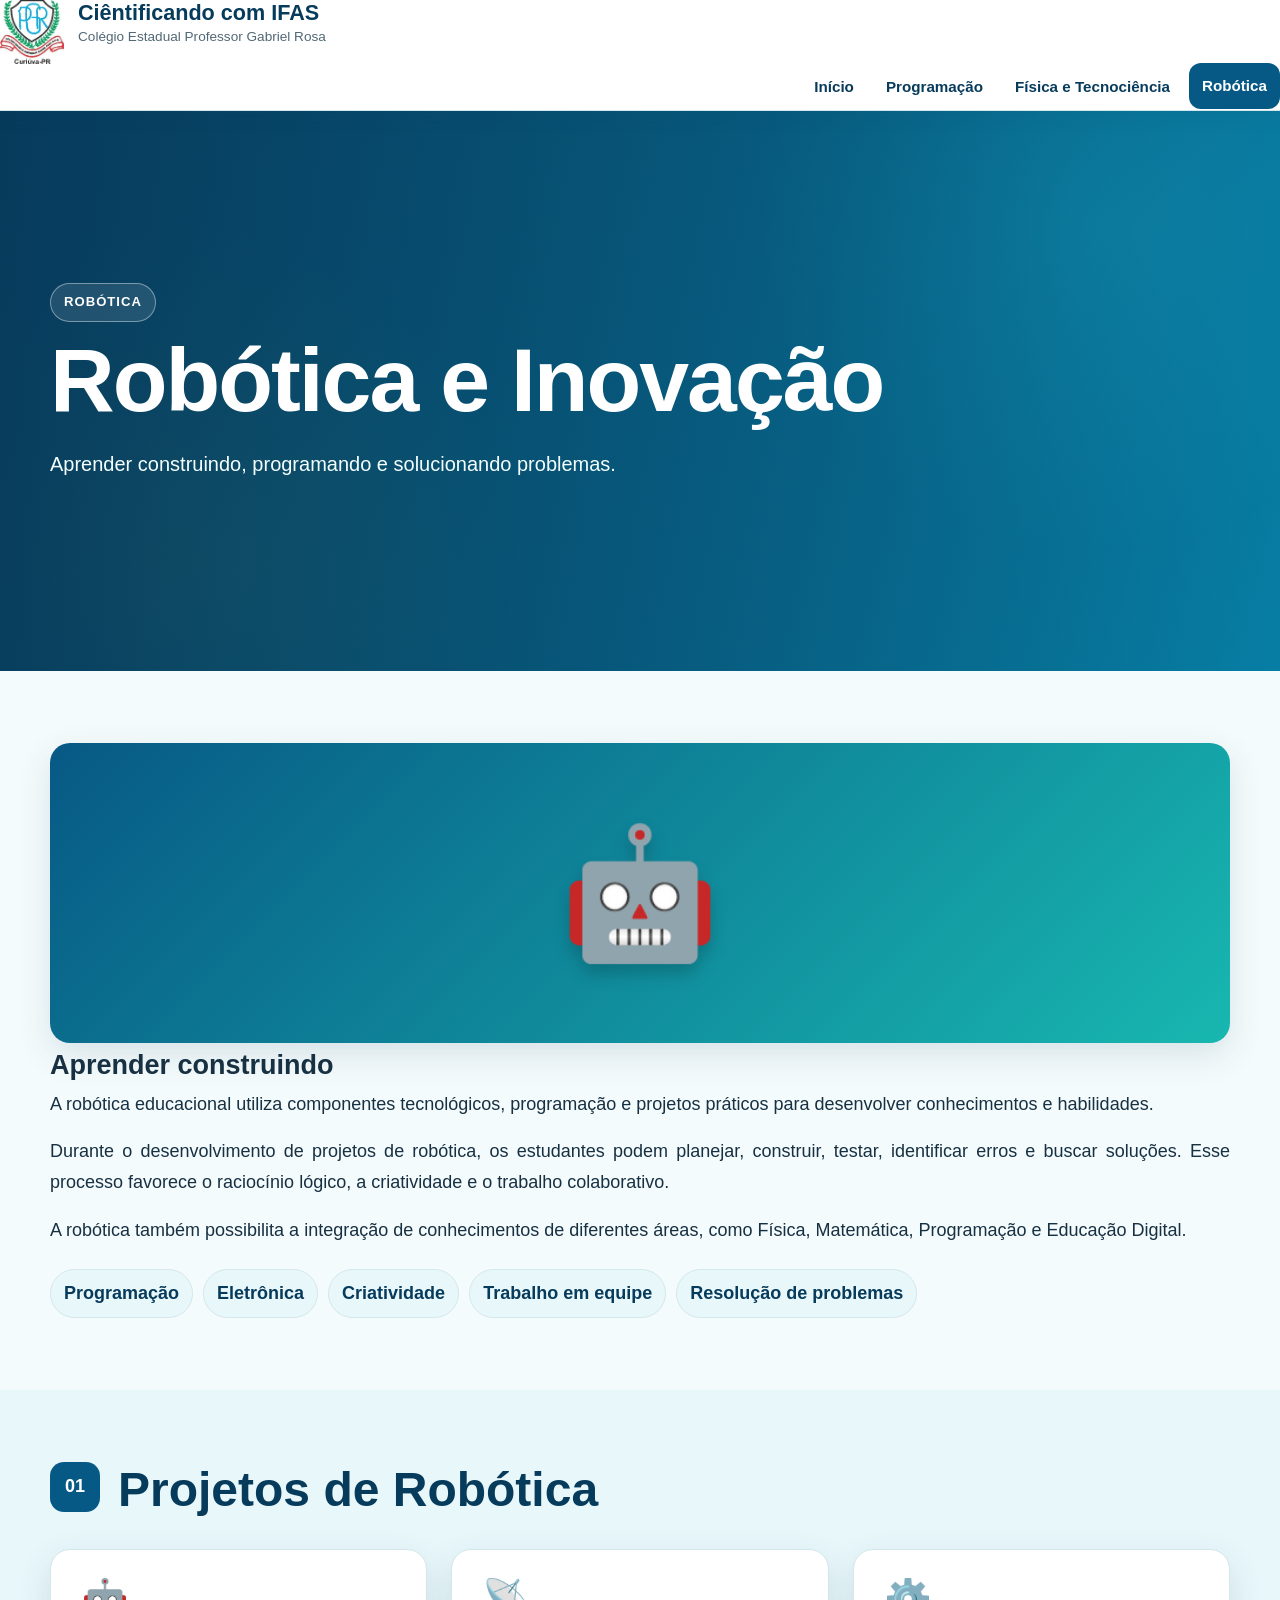
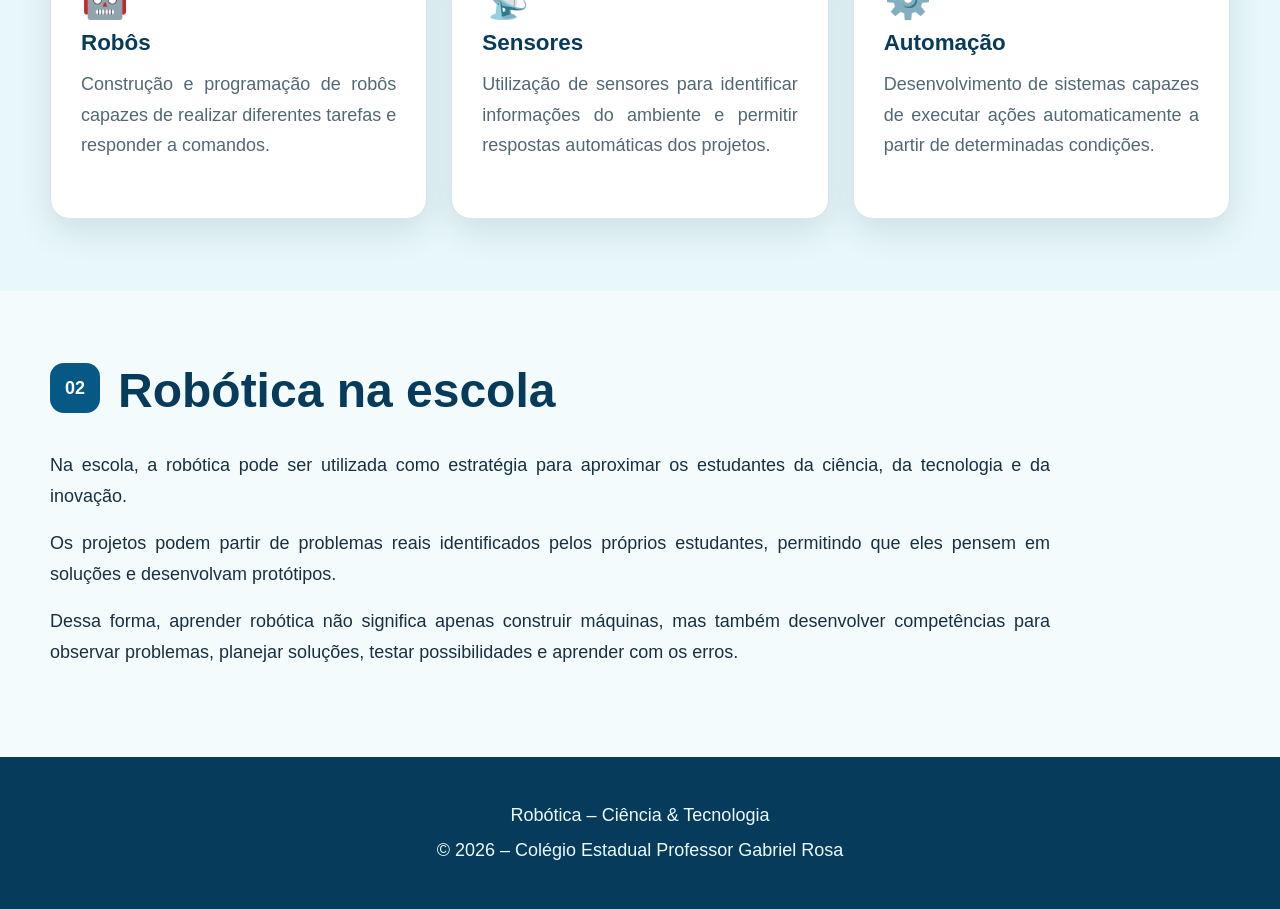
<file: robotica.html>
<!DOCTYPE html>
<html lang="pt-BR">

<head>

    <meta charset="UTF-8">

    <meta name="viewport"
          content="width=device-width, initial-scale=1.0">

    <title>Robótica | Ciêntificando com IFAS</title>

    <link rel="stylesheet" href="style.css">

</head>

<body>

    <div class="site-shell">

        <!-- CABEÇALHO -->
        <header class="cabecalho">

            <div class="logo">

                <img src="img/slogan.png.jpg"
                     alt="Logo do projeto Ciêntificando com IFAS">

                <div class="logo-texto">

                    <h1>
                        Ciêntificando com IFAS
                    </h1>

                    <p>
                        Colégio Estadual Professor Gabriel Rosa
                    </p>

                </div>

            </div>


            <button class="botao-menu"
                    id="botaoMenu"
                    aria-label="Abrir menu"
                    aria-expanded="false">

                ☰

            </button>


            <nav class="menu" id="menuPrincipal" aria-label="Menu principal">

                <a href="index.html">
                    Início
                </a>

                <a href="educacaodigital.html">
                    Programação
                </a>

                <a href="tecnociencia.html">
                    Física e Tecnociência
                </a>

                <a href="robotica.html" class="ativo">
                    Robótica
                </a>

            </nav>

        </header>


        <!-- CONTEÚDO -->
        <main>

            <!-- HERO -->
            <section class="hero hero-pagina">

                <div class="hero-conteudo">

                    <span class="etiqueta">
                        ROBÓTICA
                    </span>

                    <h2>
                        Robótica e Inovação
                    </h2>

                    <p>
                        Aprender construindo, programando e solucionando
                        problemas.
                    </p>

                </div>

            </section>


            <!-- INTRODUÇÃO -->
            <section class="secao">

                <div class="robotica-grid">

                    <div class="robo-ilustracao">

                        <span>
                            🤖
                        </span>

                    </div>


                    <div class="robotica-texto">

                        <h2>
                            Aprender construindo
                        </h2>

                        <p>
                            A robótica educacional utiliza componentes
                            tecnológicos, programação e projetos práticos
                            para desenvolver conhecimentos e habilidades.
                        </p>


                        <p>
                            Durante o desenvolvimento de projetos de robótica,
                            os estudantes podem planejar, construir,
                            testar, identificar erros e buscar soluções.
                            Esse processo favorece o raciocínio lógico,
                            a criatividade e o trabalho colaborativo.
                        </p>


                        <p>
                            A robótica também possibilita a integração de
                            conhecimentos de diferentes áreas, como Física,
                            Matemática, Programação e Educação Digital.
                        </p>


                        <div class="habilidades">

                            <span>
                                Programação
                            </span>

                            <span>
                                Eletrônica
                            </span>

                            <span>
                                Criatividade
                            </span>

                            <span>
                                Trabalho em equipe
                            </span>

                            <span>
                                Resolução de problemas
                            </span>

                        </div>

                    </div>

                </div>

            </section>


            <!-- PROJETOS -->
            <section class="secao secao-azul">

                <div class="titulo-secao">

                    <span>
                        01
                    </span>

                    <h2>
                        Projetos de Robótica
                    </h2>

                </div>


                <div class="cards">

                    <article>

                        <div class="card-icone">
                            🤖
                        </div>

                        <h3>
                            Robôs
                        </h3>

                        <p>
                            Construção e programação de robôs capazes
                            de realizar diferentes tarefas e responder
                            a comandos.
                        </p>

                    </article>


                    <article>

                        <div class="card-icone">
                            📡
                        </div>

                        <h3>
                            Sensores
                        </h3>

                        <p>
                            Utilização de sensores para identificar
                            informações do ambiente e permitir respostas
                            automáticas dos projetos.
                        </p>

                    </article>


                    <article>

                        <div class="card-icone">
                            ⚙️
                        </div>

                        <h3>
                            Automação
                        </h3>

                        <p>
                            Desenvolvimento de sistemas capazes de
                            executar ações automaticamente a partir
                            de determinadas condições.
                        </p>

                    </article>

                </div>

            </section>


            <!-- APRENDIZAGEM -->
            <section class="secao">

                <div class="titulo-secao">

                    <span>
                        02
                    </span>

                    <h2>
                        Robótica na escola
                    </h2>

                </div>


                <div class="sobre-texto">

                    <p>
                        Na escola, a robótica pode ser utilizada como
                        estratégia para aproximar os estudantes da ciência,
                        da tecnologia e da inovação.
                    </p>


                    <p>
                        Os projetos podem partir de problemas reais
                        identificados pelos próprios estudantes, permitindo
                        que eles pensem em soluções e desenvolvam protótipos.
                    </p>


                    <p>
                        Dessa forma, aprender robótica não significa apenas
                        construir máquinas, mas também desenvolver competências
                        para observar problemas, planejar soluções, testar
                        possibilidades e aprender com os erros.
                    </p>

                </div>

            </section>

        </main>


        <!-- RODAPÉ -->
        <footer class="rodape">

            <p>
                Robótica – Ciência & Tecnologia
            </p>

            <p>
                © 2026 – Colégio Estadual Professor Gabriel Rosa
            </p>

        </footer>

    </div>


    <script src="script.js"></script>

</body>

</html>
</file>
<file: style.css>
/* =========================================================
   CIÊNTIFICANDO COM IFAS
   STYLE.CSS — ORGANIZADO, RESPONSIVO E ACESSÍVEL
   Colégio Estadual Professor Gabriel Rosa
   Curiúva - Paraná
   ========================================================= */


/* =========================================================
   1. VARIÁVEIS
   ========================================================= */

:root {
    --azul-900: #073b5c;
    --azul-800: #075985;
    --azul-700: #087ea4;
    --turquesa: #18b7b0;
    --ciano: #25c9df;
    --verde: #b9e84b;
    --amarelo: #ffd95a;

    --branco: #ffffff;
    --fundo: #f4fbfc;
    --fundo-azul: #e8f7fa;

    --texto: #173042;
    --texto-suave: #526875;

    --borda: #d4e7ec;

    --sombra:
        0 12px 35px rgba(7, 59, 92, .12);

    --raio: 20px;

    --largura: 1180px;
}


/* =========================================================
   2. RESET
   ========================================================= */

* {
    box-sizing: border-box;
    margin: 0;
    padding: 0;
}

html {
    scroll-behavior: smooth;
}

body {
    font-family:
        "Atkinson Hyperlegible",
        Arial,
        Helvetica,
        sans-serif;

    background: var(--fundo);
    color: var(--texto);

    line-height: 1.7;
    font-size: 18px;

    overflow-x: hidden;
}

img {
    display: block;
    max-width: 100%;
}

a {
    color: inherit;
    text-decoration: none;
}

button {
    font: inherit;
}

.site-shell {
    width: 100%;
    min-height: 100vh;
}


/* =========================================================
   3. CABEÇALHO
   ========================================================= */

header,
.cabecalho {
    position: sticky;
    top: 0;
    z-index: 1000;

    width: 100%;

    background: rgba(255, 255, 255, .97);

    border-bottom:
        1px solid var(--borda);

    box-shadow:
        0 4px 20px rgba(7, 59, 92, .08);

    backdrop-filter: blur(10px);
}

.header-conteudo {
    width:
        min(
            var(--largura),
            calc(100% - 40px)
        );

    margin: auto;

    display: flex;
    align-items: center;
    justify-content: space-between;

    gap: 24px;

    padding: 12px 0;
}


/* =========================================================
   LOGO
   ========================================================= */

.logo {
    display: flex;
    align-items: center;

    gap: 14px;

    min-width: 0;
}

.logo img {
    width: 64px;
    height: 64px;

    object-fit: contain;

    border-radius: 14px;

    flex-shrink: 0;
}

.logo-texto {
    display: flex;
    flex-direction: column;

    min-width: 0;
}

.logo-texto h1,
.logo-texto strong {
    color: var(--azul-900);

    font-size: 1.35rem;

    line-height: 1.1;

    font-weight: 900;
}

.logo-texto p,
.logo-texto span {
    color: var(--texto-suave);

    font-size: .85rem;

    line-height: 1.25;

    margin-top: 4px;
}

.linha-destaque {
    width: 82px;
    height: 5px;

    margin-top: 7px;

    border-radius: 20px;

    background:
        linear-gradient(
            90deg,
            var(--ciano),
            var(--verde)
        );
}


/* =========================================================
   4. MENU
   ========================================================= */

.menu {
    display: flex;

    align-items: center;
    justify-content: flex-end;

    flex-wrap: wrap;

    gap: 6px;
}

.menu a {
    color: var(--azul-900);

    font-weight: 800;
    font-size: .95rem;

    padding: 10px 13px;

    border-radius: 12px;

    transition: .25s ease;
}

.menu a:hover,
.menu a.ativo {
    color: var(--branco);

    background: var(--azul-800);

    transform: translateY(-1px);
}

.botao-menu {
    display: none;

    border: 0;

    background: var(--azul-800);
    color: #fff;

    border-radius: 10px;

    padding: 8px 12px;

    cursor: pointer;

    font-size: 1.5rem;
}


/* =========================================================
   5. HERO
   ========================================================= */

.hero {
    position: relative;

    min-height: 520px;

    display: flex;
    align-items: center;

    background:
        radial-gradient(
            circle at 85% 20%,
            rgba(37, 201, 223, .35),
            transparent 28%
        ),
        radial-gradient(
            circle at 15% 80%,
            rgba(185, 232, 75, .25),
            transparent 28%
        ),
        linear-gradient(
            135deg,
            var(--azul-900),
            var(--azul-700)
        );

    color: #fff;

    overflow: hidden;
}

.hero::before {
    content: "";

    position: absolute;

    inset: 0;

    background:
        linear-gradient(
            90deg,
            rgba(7, 59, 92, .9),
            rgba(7, 126, 164, .55)
        );
}

.hero-conteudo {
    position: relative;
    z-index: 1;

    width:
        min(
            var(--largura),
            calc(100% - 40px)
        );

    margin: auto;

    padding: 75px 0;
}

.hero h1,
.hero h2 {
    max-width: 850px;

    margin: 15px 0 24px;

    font-size:
        clamp(
            3rem,
            7vw,
            6.3rem
        );

    line-height: .98;

    letter-spacing: -2px;

    font-weight: 900;

    color: #fff;
}

.hero h1 span,
.hero h2 span {
    color: var(--verde);
}

.hero p {
    max-width: 760px;

    font-size: 1.25rem;

    line-height: 1.65;

    color: #f4ffff;

    text-align: left;
}

.hero .etiqueta {
    display: inline-block;

    padding: 7px 13px;

    border:
        1px solid rgba(255, 255, 255, .4);

    border-radius: 999px;

    font-size: .82rem;

    font-weight: 900;

    letter-spacing: 1px;

    background:
        rgba(255, 255, 255, .1);
}

.hero-fisica {
    min-height: 480px;
}


/* =========================================================
   HERO DA EDUCAÇÃO DIGITAL
   As regras específicas estão no bloco de ajuste abaixo.
   ========================================================= */

.hero-pagina {
    min-height: 560px;
}

/* =========================================================
   AJUSTE — HERO DA EDUCAÇÃO DIGITAL
   ========================================================= */

.hero-pagina-grid {
    position: relative;
    z-index: 1;
    width: min(var(--largura), calc(100% - 40px));
    margin: auto;
    padding: 70px 0;
    display: grid;
    grid-template-columns: minmax(0, 1fr) minmax(380px, 520px);
    align-items: center;
    gap: clamp(35px, 5vw, 70px);
}

.hero-pagina-texto {
    min-width: 0;
}

.hero-pagina-texto p {
    max-width: 680px;
}

.hero-imagem-destaque {
    margin: 0;
    width: 100%;
    padding: 10px;
    border-radius: 24px;
    background: rgba(255, 255, 255, .12);
    border: 1px solid rgba(255, 255, 255, .28);
    box-shadow: 0 18px 45px rgba(0, 0, 0, .20);
    backdrop-filter: blur(5px);
}

.hero-imagem-destaque img {
    width: 100%;
    aspect-ratio: 16 / 10;
    object-fit: cover;
    object-position: center;
    border-radius: 17px;
    border: 1px solid rgba(255, 255, 255, .35);
}

.hero-imagem-destaque figcaption {
    padding: 10px 8px 2px;
    color: rgba(255, 255, 255, .92);
    text-align: center;
    font-size: .88rem;
    line-height: 1.4;
}

@media (max-width: 980px) {
    .hero-pagina-grid {
        grid-template-columns: minmax(0, 1fr) minmax(280px, 380px);
        gap: 30px;
    }
}

@media (max-width: 700px) {
    .hero-pagina-grid {
        width: calc(100% - 36px);
        padding: 50px 0 55px;
        grid-template-columns: 1fr;
        gap: 28px;
    }

    .hero-imagem-destaque {
        max-width: 620px;
        margin: 0 auto;
    }

    .hero-imagem-destaque img {
        aspect-ratio: 16 / 10;
    }
}


/* =========================================================
   6. TÍTULO PRINCIPAL
   ========================================================= */

.hero .titulo-principal {
    font-size:
        clamp(
            3.5rem,
            8vw,
            7rem
        );

    font-weight: 900;

    line-height: .94;

    letter-spacing: -4px;

    margin: 0 0 30px;

    color: #fff;

    text-shadow:
        0 5px 20px rgba(0, 0, 0, .22);
}

.hero .titulo-principal span {
    color: var(--verde);
}

.hero .titulo-principal::after {
    content: "";

    display: block;

    width: 135px;
    height: 7px;

    margin-top: 26px;

    border-radius: 20px;

    background: var(--ciano);
}


/* =========================================================
   7. BOTÕES
   ========================================================= */

.botao {
    display: inline-flex;

    align-items: center;
    justify-content: center;

    margin-top: 26px;

    padding: 12px 22px;

    border-radius: 13px;

    background: var(--verde);

    color: var(--azul-900);

    font-weight: 900;

    box-shadow:
        0 8px 20px rgba(0, 0, 0, .15);

    transition: .25s ease;
}

.botao:hover {
    transform: translateY(-2px);

    filter: brightness(1.04);
}


/* =========================================================
   8. SEÇÕES
   ========================================================= */

main {
    width: 100%;
}

.secao {
    width:
        min(
            var(--largura),
            calc(100% - 40px)
        );

    margin: 0 auto;

    padding: 72px 0;
}

.secao-azul {
    width: 100%;
    max-width: none;

    padding-left:
        max(
            20px,
            calc(
                (100% - var(--largura)) / 2
            )
        );

    padding-right:
        max(
            20px,
            calc(
                (100% - var(--largura)) / 2
            )
        );

    background: var(--fundo-azul);
}


/* =========================================================
   9. TÍTULOS DAS SEÇÕES
   ========================================================= */

.titulo-secao {
    display: flex;

    align-items: flex-start;

    gap: 18px;

    margin-bottom: 32px;
}

.titulo-secao > span {
    flex: none;

    min-width: 50px;
    height: 50px;

    display: grid;
    place-items: center;

    border-radius: 14px;

    background: var(--azul-800);

    color: #fff;

    font-weight: 900;
}

.titulo-secao h2 {
    color: var(--azul-900);

    font-size:
        clamp(
            1.9rem,
            4vw,
            3rem
        );

    line-height: 1.15;

    font-weight: 900;
}

.titulo-secao small {
    display: block;

    color: var(--turquesa);

    font-weight: 900;

    letter-spacing: 1px;

    margin-bottom: 5px;
}


/* =========================================================
   10. TEXTOS
   ========================================================= */

.sobre-texto {
    max-width: 1000px;
}

.secao p {
    text-align: justify;

    text-justify: inter-word;

    margin-bottom: 17px;
}

p {
    margin-bottom: 17px;
}

strong {
    color: var(--azul-900);
}


/* =========================================================
   11. CARDS
   ========================================================= */

.cards,
.info-grid {
    display: grid;

    grid-template-columns:
        repeat(
            3,
            minmax(0, 1fr)
        );

    gap: 24px;
}

.cards article,
.info-card,
.area-grupo {
    background: #fff;

    border:
        1px solid var(--borda);

    border-radius: var(--raio);

    box-shadow: var(--sombra);
}

.cards article {
    padding: 30px;

    display: flex;

    flex-direction: column;

    min-height: 270px;
}

.cards article h3,
.info-grid article h3,
.area-grupo h3 {
    color: var(--azul-900);

    font-size: 1.4rem;

    line-height: 1.2;

    margin: 12px 0;
}

.cards article p,
.info-grid article p,
.area-grupo p {
    color: var(--texto-suave);
}

.cards article a {
    margin-top: auto;

    color: var(--azul-700);

    font-weight: 900;
}

.card-icone,
.icone-grande,
.area-icone {
    font-size: 2.4rem;

    line-height: 1;
}

.info-grid .info-card {
    display: flex;

    flex-direction: column;

    padding: 28px;

    min-height: 220px;
}


/* =========================================================
   12. ÁREAS DA HOME
   ========================================================= */

.areas-grupos {
    display: grid;

    grid-template-columns:
        repeat(
            3,
            minmax(0, 1fr)
        );

    gap: 24px;
}

.area-grupo {
    padding: 28px;
}




/* =========================================================
   12.1 REVISTA DIGITAL – SOCIOLOGIA I
   A participação em Sociologia é apresentada como registro
   formativo, sem alterar o escopo das áreas científicas do site.
   ========================================================= */

.area-sociologia {
    grid-column: 1 / -1;
}

.area-sociologia h5 {
    color: var(--turquesa);
    font-size: 1rem;
    line-height: 1.35;
    margin: 0 0 16px;
}

.area-grupo-conteudo {
    width: 100%;
}

.revista-digital {
    margin-top: 24px;
    padding-top: 20px;
    border-top: 1px solid var(--borda);
}

.revista-digital img {
    display: block;

    width: 100%;
    max-width: 120px;
    max-height: 120px;

    margin: 0 auto;

    object-fit: contain;
    background: #ffffff;
    border: 1px solid var(--borda);
    border-radius: 14px;
    box-shadow: var(--sombra);
}



.legenda-revista {
    max-width: 700px;
    margin: 14px auto 0;
    text-align: center !important;
    color: var(--texto-suave);
    font-size: .95rem;
}

@media (max-width: 700px) {
    .area-sociologia {
        grid-column: auto;
    }

    .revista-digital img {
        max-height: 520px;
    }
}


/* =========================================================
   13. ÁREA DE PROGRAMAÇÃO
   ========================================================= */

.conteudo-area {
    display: block;

    width: 100%;
}

.conteudo-area > p {
    max-width: 1000px;
}

.programacao-introducao {
    max-width: 1000px;

    margin-bottom: 35px;
}

.programacao-grid {
    display: grid;

    grid-template-columns:
        repeat(
            3,
            minmax(0, 1fr)
        );

    gap: 24px;

    margin-top: 30px;
}

.programacao-card {
    background: #fff;

    border:
        1px solid var(--borda);

    border-radius: var(--raio);

    padding: 30px;

    min-height: 300px;

    display: flex;

    flex-direction: column;

    box-shadow: var(--sombra);

    transition:
        transform .25s ease,
        box-shadow .25s ease;
}

.programacao-card:hover {
    transform: translateY(-4px);

    box-shadow:
        0 16px 40px
        rgba(7, 59, 92, .16);
}

.programacao-card .codigo-icone {
    width: 64px;
    height: 64px;

    display: grid;
    place-items: center;

    margin-bottom: 18px;

    border-radius: 16px;

    background:
        linear-gradient(
            135deg,
            var(--azul-800),
            var(--turquesa)
        );

    color: #fff;

    font-size: 1.05rem;

    font-weight: 900;
}

.programacao-card h3 {
    color: var(--azul-900);

    font-size: 1.5rem;

    margin-bottom: 12px;
}

.programacao-card p {
    color: var(--texto-suave);

    margin-bottom: 0;
}


/* =========================================================
   14. PERFIL DA PROFESSORA
   ========================================================= */

.perfil-professora {
    display: grid;

    grid-template-columns:
        minmax(250px, 360px)
        1fr;

    gap: 42px;

    align-items: start;
}

.foto-professora {
    position: sticky;

    top: 105px;
}

.imagem-professora {
    width: 100%;

    max-width: 340px;

    aspect-ratio: 3 / 4;

    object-fit: cover;

    object-position: center top;

    margin: auto;

    border: 7px solid #fff;

    border-radius: 24px;

    box-shadow: var(--sombra);
}

.texto-professora {
    min-width: 0;
}

.texto-professora h3 {
    color: var(--azul-900);

    margin-bottom: 8px;
}

.participacao {
    margin-top: 30px;

    padding: 28px;

    border-left:
        6px solid var(--turquesa);

    background: var(--fundo-azul);

    border-radius:
        0 18px 18px 0;
}


/* =========================================================
   15. GALERIA DE FOTOS
   ========================================================= */

/*
   Cada foto fica dentro de uma caixa
   com exatamente o mesmo espaço visual.
*/

.foto-galeria {
    width: 100%;

    margin: 0;

    background: #fff;

    border:
        1px solid var(--borda);

    border-radius: 18px;

    overflow: hidden;

    box-shadow:
        0 8px 24px
        rgba(7, 59, 92, .12);

    display: flex;

    flex-direction: column;

    transition:
        transform .25s ease,
        box-shadow .25s ease;
}

.foto-galeria:hover {
    transform: translateY(-4px);

    box-shadow:
        0 14px 32px
        rgba(7, 59, 92, .17);
}


/*
   Área da imagem.
   Todas as imagens possuem a mesma proporção.
*/

.foto-galeria img {
    width: 100%;

    height: 270px;

    object-fit: cover;

    object-position: center;

    background: #e8f7fa;

    transition:
        transform .35s ease;
}

.foto-galeria:hover img {
    transform: scale(1.03);
}


/*
   Legendas
*/

.foto-galeria figcaption {
    min-height: 72px;

    display: flex;

    align-items: center;
    justify-content: center;

    padding: 14px 18px;

    text-align: center;

    color: var(--azul-900);

    background: #fff;

    font-size: .95rem;

    line-height: 1.4;

    font-weight: 700;
}


/* =========================================================
   GALERIA DO HERO
   ========================================================= */

.hero .foto-galeria {
    background: rgba(255, 255, 255, .96);

    border: 4px solid rgba(255, 255, 255, .9);

    box-shadow:
        0 18px 45px
        rgba(0, 0, 0, .22);
}

.hero .foto-galeria img {
    height: 280px;
}

.hero .foto-galeria figcaption {
    color: var(--azul-900);

    background: #fff;

    min-height: 60px;
}


/* =========================================================
   16. GALERIA ANTIGA — COMPATIBILIDADE
   ========================================================= */

.galeria-grid {
    display: grid;

    grid-template-columns:
        repeat(
            4,
            minmax(0, 1fr)
        );

    gap: 18px;

    margin-top: 28px;
}

.foto-item {
    position: relative;

    overflow: hidden;

    border-radius: 18px;

    background: #dceff3;

    border: 4px solid #fff;

    box-shadow:
        0 8px 24px
        rgba(7, 59, 92, .12);

    aspect-ratio: 4 / 3;

    cursor: pointer;
}

.foto-item img {
    width: 100%;
    height: 100%;

    object-fit: cover;

    transition:
        transform .35s ease;
}

.foto-item:hover img {
    transform: scale(1.05);
}

.foto-legenda {
    max-width: 760px;

    margin: 30px auto 0;

    padding: 25px;

    text-align: center;

    background: #fff;

    border:
        1px solid var(--borda);

    border-radius: 18px;
}

.foto-legenda p {
    text-align: center;

    margin-bottom: 0;
}


/* =========================================================
   17. ROBÓTICA
   ========================================================= */

.robo-ilustracao {
    min-height: 300px;

    display: grid;
    place-items: center;

    border-radius: var(--raio);

    background:
        linear-gradient(
            135deg,
            var(--azul-800),
            var(--turquesa)
        );

    box-shadow: var(--sombra);
}

.robo-ilustracao span {
    font-size: 8rem;

    filter:
        drop-shadow(
            0 10px 8px
            rgba(0, 0, 0, .18)
        );
}

.habilidades {
    display: flex;

    flex-wrap: wrap;

    gap: 10px;

    margin-top: 24px;
}

.habilidades span {
    padding: 8px 13px;

    border-radius: 999px;

    background: var(--fundo-azul);

    color: var(--azul-900);

    border:
        1px solid var(--borda);

    font-weight: 800;
}


/* =========================================================
   18. RODAPÉ
   ========================================================= */

footer,
.rodape {
    background: var(--azul-900);

    color: #eafcff;

    padding: 38px 20px;

    text-align: center;
}

footer p,
.rodape p {
    text-align: center;

    margin: 5px 0;
}

.footer-conteudo {
    width:
        min(
            var(--largura),
            100%
        );

    margin: auto;
}


/* =========================================================
   19. LIGHTBOX
   ========================================================= */

.lightbox {
    position: fixed;

    inset: 0;

    z-index: 2000;

    display: none;

    align-items: center;
    justify-content: center;

    padding: 30px;

    background:
        rgba(3, 22, 35, .92);
}

.lightbox.ativo {
    display: flex;
}

.lightbox img {
    max-width:
        min(
            100%,
            1100px
        );

    max-height: 85vh;

    width: auto;
    height: auto;

    object-fit: contain;

    border-radius: 12px;

    box-shadow:
        0 15px 50px
        rgba(0, 0, 0, .4);
}

.fechar-lightbox {
    position: absolute;

    top: 18px;
    right: 25px;

    width: 48px;
    height: 48px;

    border: 0;

    border-radius: 50%;

    background: #fff;

    color: var(--azul-900);

    font-size: 2rem;

    cursor: pointer;
}


/* =========================================================
   20. ANIMAÇÃO
   ========================================================= */

.animar {
    opacity: 1 !important;

    transform:
        translateY(0) !important;
}


/* =========================================================
   21. TABLET
   ========================================================= */

@media (max-width: 980px) {

    .cabecalho {
        padding: 12px 18px;
    }

    .header-conteudo {
        width: calc(100% - 24px);
    }

    .menu a {
        padding: 9px;

        font-size: .88rem;
    }

    .cards,
    .info-grid,
    .areas-grupos {
        grid-template-columns:
            repeat(
                2,
                minmax(0, 1fr)
            );
    }

    .galeria {
        grid-template-columns:
            repeat(
                2,
                minmax(0, 1fr)
            );
    }

    .galeria-grid {
        grid-template-columns:
            repeat(
                3,
                minmax(0, 1fr)
            );
    }

    .programacao-grid {
        grid-template-columns:
            repeat(
                2,
                minmax(0, 1fr)
            );
    }

    .hero-pagina .hero-conteudo {
        grid-template-columns:
            1fr 300px;

        gap: 30px;
    }

    .hero .foto-galeria img {
        height: 240px;
    }
}


/* =========================================================
   22. CELULAR
   ========================================================= */

@media (max-width: 700px) {

    body {
        font-size: 17px;
    }

    .cabecalho,
    .header-conteudo {
        min-height: 82px;
    }

    .botao-menu {
        display: block;
    }

    .menu {
        position: absolute;

        left: 0;
        right: 0;

        top: 100%;

        display: none;

        flex-direction: column;

        align-items: stretch;

        gap: 4px;

        padding:
            12px 18px 18px;

        background: #fff;

        border-bottom:
            1px solid var(--borda);

        box-shadow:
            0 15px 25px
            rgba(7, 59, 92, .12);
    }

    .menu.ativo {
        display: flex;
    }

    .menu a {
        text-align: center;
    }

    .logo img {
        width: 54px;
        height: 54px;
    }

    .logo-texto h1,
    .logo-texto strong {
        font-size: 1.05rem;
    }

    .logo-texto p,
    .logo-texto span {
        font-size: .72rem;
    }

    .hero {
        min-height: 460px;
    }

    .hero-conteudo {
        width:
            calc(100% - 36px);

        padding: 55px 0;
    }

    .hero h1,
    .hero h2,
    .hero .titulo-principal {
        letter-spacing: -2px;
    }

    .hero .titulo-principal {
        font-size:
            clamp(
                2.8rem,
                13vw,
                4.6rem
            );
    }

    .hero-pagina {
        min-height: auto;
    }

    .hero-pagina .hero-conteudo {
        display: flex;

        flex-direction: column;

        align-items: stretch;

        gap: 28px;
    }

    .hero-pagina .foto-galeria {
        order: 2;
    }

    .hero-pagina .hero-conteudo > p {
        order: 3;
    }

    .hero .foto-galeria img {
        height: 240px;
    }

    .secao {
        width:
            calc(100% - 36px);

        padding: 55px 0;
    }

    .secao-azul {
        padding-left: 18px;
        padding-right: 18px;
    }

    .info-card {
        padding: 25px;
    }

    .perfil-professora {
        grid-template-columns: 1fr;

        gap: 28px;
    }

    .foto-professora {
        position: static;
    }

    .imagem-professora {
        max-width: 300px;
    }

    .cards,
    .info-grid,
    .areas-grupos,
    .programacao-grid {
        grid-template-columns: 1fr;
    }

    .galeria {
        grid-template-columns: 1fr;

        gap: 18px;
    }

    .foto-galeria img {
        height: 260px;
    }

    .galeria-grid {
        grid-template-columns:
            repeat(
                2,
                minmax(0, 1fr)
            );

        gap: 12px;
    }

    .galeria .titulo-secao {
        grid-template-columns: 1fr;
    }

    .galeria .titulo-secao > span {
        grid-row: auto;
    }

    .descricao-galeria {
        grid-column: auto;
    }
}


/* =========================================================
   23. CELULARES PEQUENOS
   ========================================================= */

@media (max-width: 430px) {

    .logo-texto p,
    .logo-texto span {
        display: none;
    }

    .galeria {
        grid-template-columns: 1fr;
    }

    .galeria-grid {
        grid-template-columns: 1fr;
    }

    .foto-item {
        aspect-ratio: 16 / 10;
    }

    .foto-galeria img {
        height: 230px;
    }

    .titulo-secao {
        gap: 12px;
    }

    .titulo-secao > span {
        min-width: 44px;

        height: 44px;
    }
}


/* =========================================================
   24. REDUÇÃO DE MOVIMENTO
   ========================================================= */

@media (prefers-reduced-motion: reduce) {

    *,
    *::before,
    *::after {
        scroll-behavior: auto !important;

        transition: none !important;

        animation: none !important;
    }
/* =========================================================
   CORREÇÃO FINAL DA GALERIA
   ========================================================= */

.secao.galeria {
    display: block;
    width: 100%;
    margin-top: 0;
}

/* Descrição fora do título para não ficar espremida */
.galeria .descricao-galeria {
    max-width: 900px;
    margin: -10px 0 28px;
}

.galeria .descricao-galeria p {
    color: var(--texto-suave);
    text-align: left;
}

/* Grade que organiza somente as fotografias */
.galeria-grid {
    display: grid;
    grid-template-columns: repeat(4, minmax(0, 1fr));
    gap: 18px;
    width: 100%;
    margin-top: 28px;
}

/* Cada foto */
.foto-item {
    position: relative;
    overflow: hidden;

    aspect-ratio: 4 / 3;
    margin: 0;

    background: #dceff3;
    border: 4px solid #ffffff;
    border-radius: 18px;
    box-shadow: 0 8px 24px rgba(7, 59, 92, 0.12);
}

/* Imagem ocupa toda a área do cartão */
.foto-item img {
    display: block;
    width: 80%;
    height: 100%;

    object-fit: cover;
    object-position: center;

    transition: transform 0.35s ease;
}

.foto-item:hover img {
    transform: scale(1.05);
}

/* Texto sobre a parte inferior da foto */
.foto-item figcaption {
    position: absolute;
    right: 0;
    bottom: 0;
    left: 0;

    padding: 28px 12px 12px;

    color: #ffffff;
    background: linear-gradient(
        to top,
        rgba(7, 59, 92, 0.94),
        rgba(7, 59, 92, 0)
    );

    font-size: 0.85rem;
    font-weight: 700;
    line-height: 1.3;
    text-align: center;
}

/* Tablet */
@media (max-width: 980px) {
    .galeria-grid {
        grid-template-columns: repeat(3, minmax(0, 1fr));
    }
}

/* Celular */
@media (max-width: 700px) {
    .galeria-grid {
        grid-template-columns: repeat(2, minmax(0, 1fr));
        gap: 12px;
    }

    .foto-item figcaption {
        padding: 24px 8px 8px;
        font-size: 0.72rem;
    }
}

/* Celulares pequenos */
@media (max-width: 430px) {
    .galeria-grid {
        grid-template-columns: 1fr;
    }

    .foto-item {
        aspect-ratio: 16 / 10;
    }

    .foto-item figcaption {
        font-size: 0.88rem;
    }
}

/* =========================================================
   GALERIA EXCLUSIVA DA PÁGINA FÍSICA E TECNOCIÊNCIA
   ========================================================= */

.galeria-tecnociencia {
    display: grid;
    grid-template-columns: repeat(3, minmax(0, 1fr));
    gap: 24px;

    width: 100%;
    margin-top: 30px;
}

/* Cartão de cada imagem */
.galeria-tecnociencia .foto-galeria {
    display: flex;
    flex-direction: column;

    width: 100%;
    min-height: 330px;
    margin: 0;

    overflow: hidden;
    background: #ffffff;
    border: 1px solid var(--borda);
    border-radius: 18px;
    box-shadow: var(--sombra);
}

/*
   "contain" evita cortar QR Codes, infográficos
   e imagens com muito texto.
*/
.galeria-tecnociencia .foto-galeria img {
    width: 100%;
    height: 270px;
    padding: 10px;

    object-fit: contain;
    object-position: center;

    background: #f4fbfc;
}

/* Legenda abaixo da imagem */
.galeria-tecnociencia .foto-galeria figcaption {
    display: flex;
    align-items: center;
    justify-content: center;

    min-height: 60px;
    margin-top: auto;
    padding: 12px 16px;

    color: var(--azul-900);
    background: #ffffff;

    font-size: 0.9rem;
    font-weight: 700;
    line-height: 1.35;
    text-align: center;
}

/* Tablet: duas imagens por linha */
@media (max-width: 980px) {
    .galeria-tecnociencia {
        grid-template-columns: repeat(2, minmax(0, 1fr));
    }
}

/* Celular: uma imagem por linha */
@media (max-width: 700px) {
    .galeria-tecnociencia {
        grid-template-columns: 1fr;
        gap: 18px;
    }

    .galeria-tecnociencia .foto-galeria {
        min-height: 300px;
    }

    .galeria-tecnociencia .foto-galeria img {
        height: 250px;
    }
}
</file>
